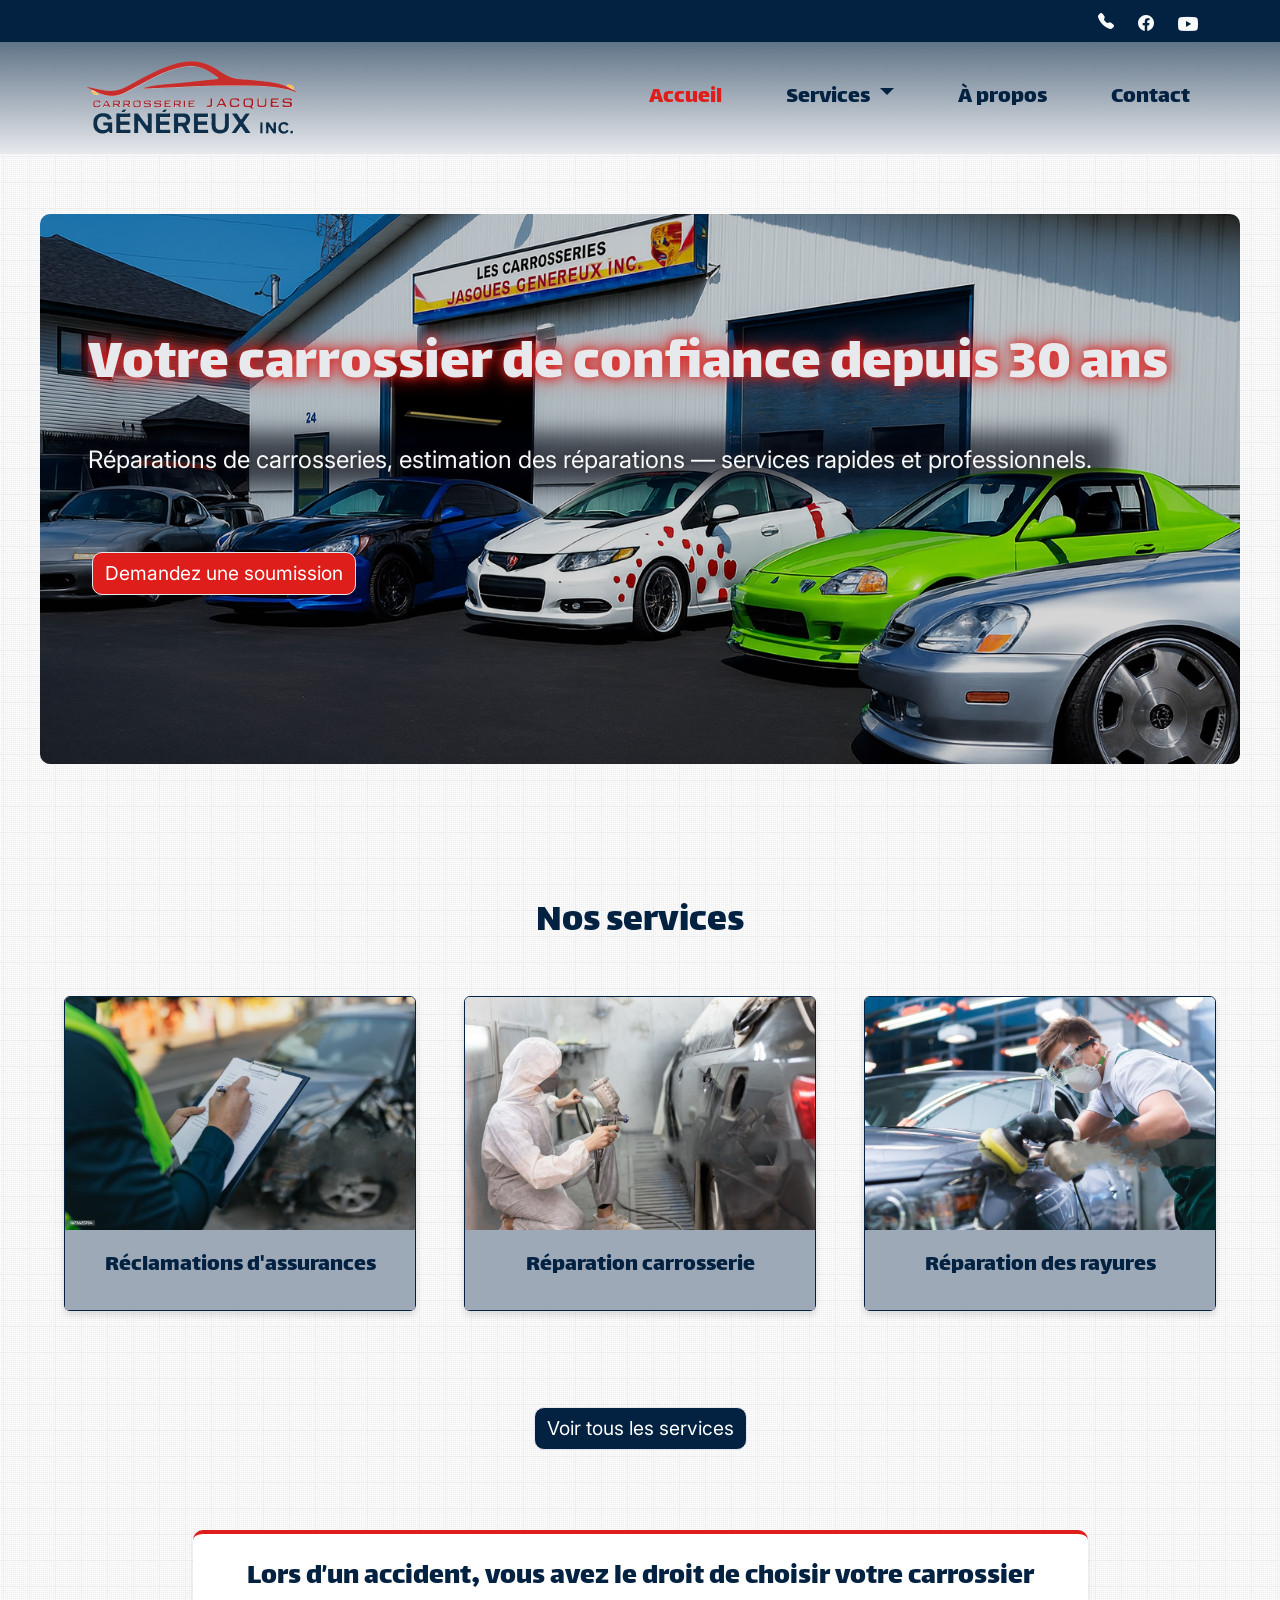
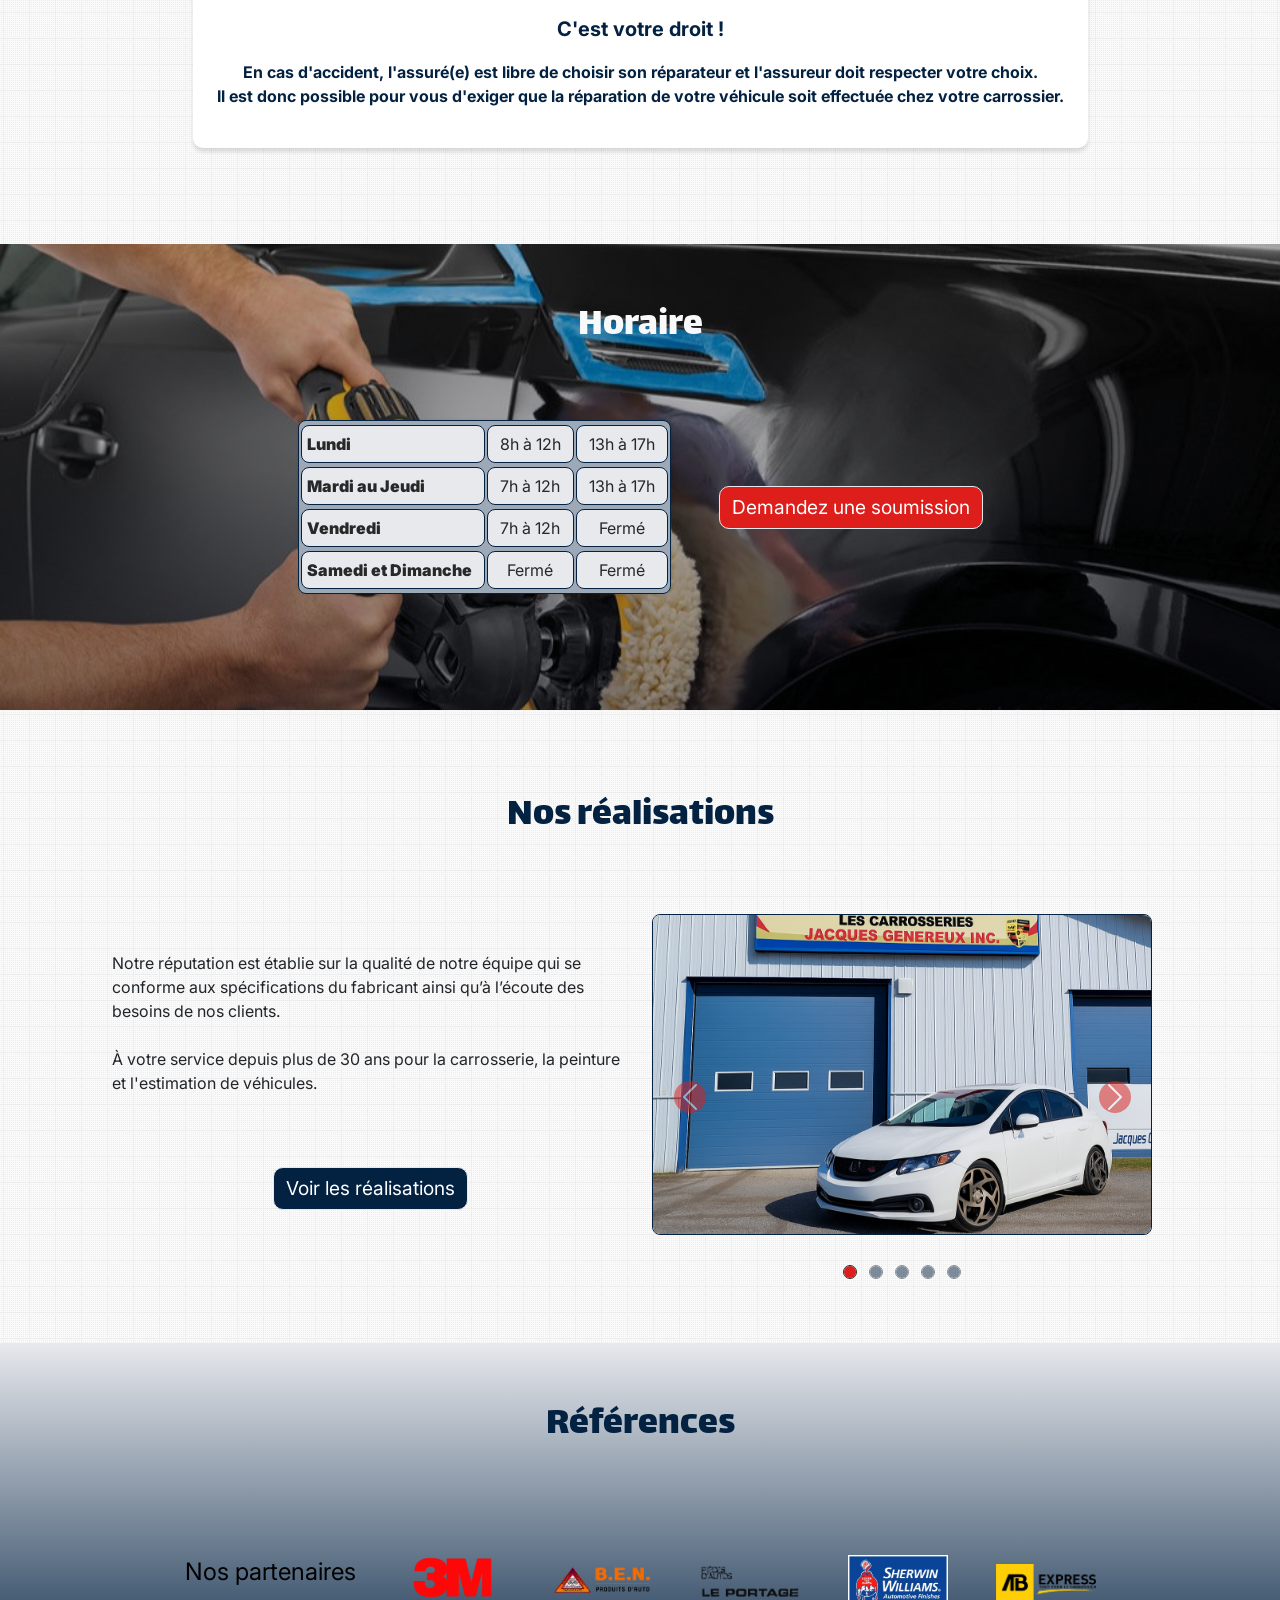
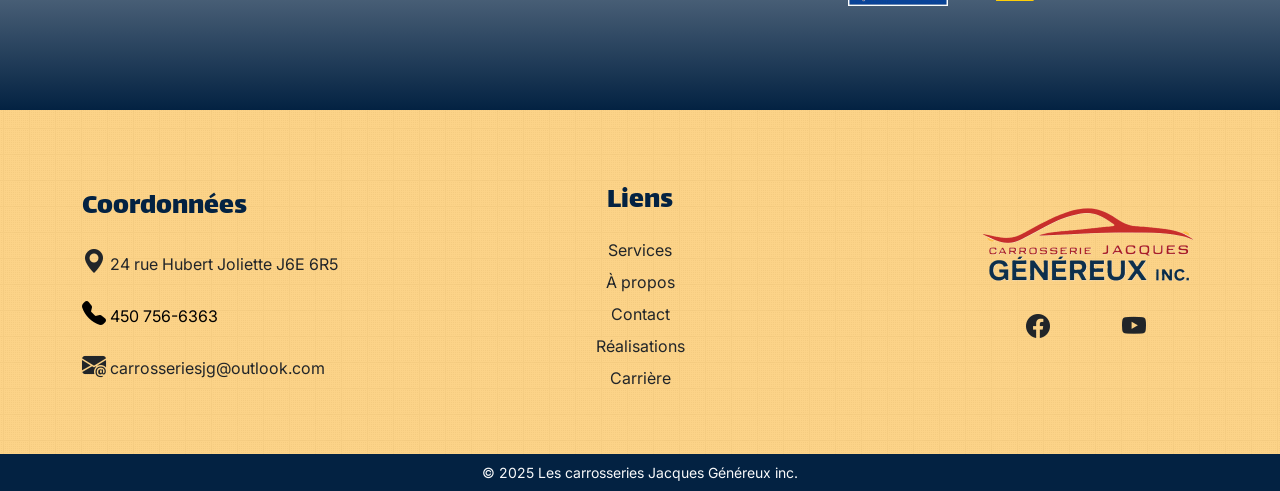
<file: index.html>
<!DOCTYPE html>
<html lang="fr">

<head>
    <meta charset="utf-8">
    <title>Les carrosseries Jacques Généreux inc.</title>
    <meta name="description" content="Projet synthèse - Les carrosseries Jacques Généreux inc. - Accueil">
    <meta name="viewport" content="width=device-width, initial-scale=1">
    <link rel="preconnect" href="https://fonts.googleapis.com">
    <link rel="preconnect" href="https://fonts.gstatic.com" crossorigin>
    <link href="https://cdn.jsdelivr.net/npm/bootstrap@5.3.8/dist/css/bootstrap.min.css" rel="stylesheet"
        integrity="sha384-sRIl4kxILFvY47J16cr9ZwB07vP4J8+LH7qKQnuqkuIAvNWLzeN8tE5YBujZqJLB" crossorigin="anonymous">
    <link rel="stylesheet" href="https://cdn.jsdelivr.net/npm/bootstrap-icons@1.11.3/font/bootstrap-icons.min.css">
    <link rel="stylesheet" href="styles/style.css">
    <link rel="stylesheet" href="styles/theme.css">
    <link rel="stylesheet" href="styles/components.css">
    <link rel="shortcut icon" href="images/favicon.ico" type="image/x-icon">
</head>

<body>
    <a class="screen-reader-text" href="#main-content">Aller au contenu principal</a>
    <header class="mx-0 px-0 section-header">
        <!-- Navigation secondaire -->
        <div class="topbar py-0 pb-0 mb-0 text-light bg-dark">
            <div class="container d-flex justify-content-end align-items-center gap-4">
                <a href="tel:4501234567" class=" text-decoration-none d-flex align-items-center" aria-label="Téléphone">
                    <i class="bi bi-telephone-fill  text-light fs-6 "></i>
                </a>
                <a href="https://www.facebook.com/carrosserieJacquesgenereux" target="_blank" class="text-dark fs-4"
                    aria-label="Facebook">
                    <i class="bi bi-facebook  text-light fs-6 "></i>
                </a>
                <a href="https://www.youtube.com/@2Street" target="_blank" class="text-dark fs-3" aria-label="YouTube">
                    <i class="bi bi-youtube text-light  fs-5 "></i>
                </a>
            </div>
        </div>
        <!-- Navigation principale -->
        <nav class="navbar navbar-expand-lg border-body border-bg main-nav" data-bs-theme="fw-light">
            <div class="container">
                <a class="navbar-brand d-flex align-items-center pe-3" href="index.html">
                    <img src="images/logo.png" alt="Les carrosseries Jacques Généreux inc."
                        class="d-inline-block align-text-center me-3 w-100">
                </a>
                <button class="navbar-toggler" type="button" data-bs-toggle="collapse" data-bs-target="#navbarNav"
                    aria-controls="navbarNav" aria-expanded="false" aria-label="Toggle navigation">
                    <span class="navbar-toggler-icon"></span>
                </button>
                <div class="collapse navbar-collapse justify-content-end" id="navbarNav">
                    <ul class="navbar-nav">
                        <li class="nav-item">
                            <a class="active nav-link" href="#">Accueil</a>
                        </li>
                        <!-- Services avec sous-menu -->
                        <li class="nav-item dropdown">
                            <a class="nav-link dropdown-toggle" href="services.html" id="servicesDropdown" role="button"
                                data-bs-toggle="dropdown" aria-expanded="false">
                                Services
                            </a>
                            <ul class="dropdown-menu" aria-labelledby="servicesDropdown">
                                <li><a class="dropdown-item fs-5" href="services.html">Nos services</a></li>
                                <li><a class="dropdown-item fs-5" href="realisations.html">Nos réalisations</a></li>
                            </ul>
                        </li>
                        <li class="nav-item">
                            <a class="nav-link" href="apropos.html">À&nbsp;propos</a>
                        </li>
                        <li class="nav-item">
                            <a class="nav-link" href="contact.html">Contact</a>
                        </li>
                    </ul>
                </div>
            </div>
        </nav>
    </header>
    <!--   Hero  -->
    <main id="main-content">
        <section class="hero mx-0 px-0">
            <div class="p-4">
                <h1 class="text-center text-md-start mt-2 mt-md-5 px-2 px-md-4 pt-4 rounded-4 slide-in-left">Votre&nbsp;carrossier de&nbsp;confiance depuis&nbsp;30&nbsp;ans</h1>
                    <p class="text-light fs-4 fs-md-4 px-4 mt-4 text-start slide-in-left">Réparations de carrosseries, estimation des réparations — services rapides et professionnels.</p>
                <div class="d-flex justify-content-start px-2 px-md-4 slide-in-left">
                    <a href="contact.html" class="btn btn-success mb-5 mt-4 mt-md-1 mt-lg-5 mx-3 mx-md-1  mt-md-5">Demandez une soumission</a>
                </div>
            </div>
        </section>
        <!--   Cartes nos services  -->
        <section class="container-fluid py-3 mb-5 ">
            <h2 class="text-center pb-5 mt-5">Nos
                services</h2>
            <div class="d-flex justify-content-center flex-wrap gap-5 text-center mb-5">
                <div class="card card-serv-accueil slide-in-left">
                    <a href="services.html#estimation"><img src="images/service-estime-dommages.jpg"
                            class="card-img-top" alt="Estimation des dommages du véhicule accidenté">
                        <div class="card-body bg-custom">
                            <h3 class="fs-4">Réclamations d'assurances</h3>
                        </div>
                    </a>
                </div>
                <div class="card card-serv-accueil slide-in-left">
                    <a href="services.html#peinture"><img src="images/service-peintre-vehicule.jpg" class="card-img-top"
                            alt="Réparation carrosserie et peinture">
                        <div class="card-body bg-custom">
                            <h3 class="fs-4">Réparation carrosserie</h3>
                        </div>
                    </a>
                </div>
                <div class="card card-serv-accueil slide-in-left">
                    <a href="services.html#polissage"><img src="images/service-polir-vehicule.jpg" class="card-img-top"
                            alt="Réparation des rayures par polissage">
                        <div class="card-body bg-custom">
                            <h3 class="fs-4">Réparation des rayures</h3>
                        </div>
                    </a>
                </div>
            </div>
            <div class="d-flex justify-content-center justify-content-md-center mb-3 mt-md-2">
                <a href="services.html" class="btn btn-primary mt-5">
                    Voir tous les services
                </a>
            </div>
        </section>
        <!--   Section Droit -->
        <section class="container mb-5 text-center">
            <div class="fs-5 mb-5 py-4 border-texte d-inline-block px-4 fw-bold">
                <h3 class="mb-3">Lors d’un accident, vous avez le droit de choisir votre carrossier</h3>
                <p class="text-dark">C'est votre droit&nbsp;!</p>
                <p class="fs-6 mt-3 text-dark">En cas d'accident, l'assuré(e) est libre de choisir son réparateur et
                    l'assureur doit respecter votre choix. <br>Il est donc possible pour vous d'exiger que la réparation
                    de votre véhicule soit effectuée chez votre carrossier.</p>
            </div>
        </section>
        <!--   Section Horaire -->
        <section
            class="container-fluid section-horaire d-flex flex-column align-items-center justify-content-center text-center  pb-5">
            <h2 class="text-center pb-5 mt-5 text-light">Horaire</h2>
            <div class="d-flex justify-content-center align-items-center gap-5 flex-wrap mb-5">
                <table class="horaire">
                    <tbody>
                        <tr>
                            <th><strong>Lundi</strong></th>
                            <td>8h&nbsp;à&nbsp;12h</td>
                            <td>13h&nbsp;à&nbsp;17h</td>
                        </tr>
                        <tr>
                            <th><strong>Mardi au Jeudi</strong></th>
                            <td>7h&nbsp;à&nbsp;12h</td>
                            <td>13h&nbsp;à&nbsp;17h</td>
                        </tr>
                        <tr>
                            <th><strong>Vendredi</strong></th>
                            <td>7h&nbsp;à&nbsp;12h</td>
                            <td>Fermé</td>
                        </tr>
                        <tr>
                            <th><strong>Samedi et Dimanche</strong></th>
                            <td>Fermé</td>
                            <td>Fermé</td>
                        </tr>
                    </tbody>
                </table>
                <a href="contact.html" class="btn btn-success">
                    Demandez une soumission
                </a>
            </div>
        </section>
        <!--   Section Nos réalisations -->
        <section class="container-fluid text-center mt-0 py-5">
            <h2 class="text-center pb-4 mt-4 mb-md-5 mb-lg-5">Nos réalisations</h2>
            <div class="container section-resserree">
                <div class="row align-items-center g-4">
                    <!-- Texte -->
                    <div class="col-12 col-md-6">
                        <p class="mb-0 fs-6 fs-md-5 text-center text-md-start">
                            Notre réputation est établie sur la qualité de notre équipe qui se conforme aux
                            spécifications du fabricant ainsi qu’à l’écoute des besoins de nos clients.<br><br>À votre
                            service depuis plus de 30 ans pour la carrosserie, la peinture et l'estimation de véhicules.
                        </p>
                        <div class="d-flex justify-content-center justify-content-md-center mt-4">
                            <a href="realisations.html" class="btn btn-primary mt-5 mt-md-0 mt-lg-5 mb-5">
                                Voir les réalisations
                            </a>
                        </div>
                    </div>
                    <!-- Carrousel -->
                    <div class="col-12 col-md-6">
                        <div id="carouselPresentation" class="carousel slide carousel-custom" data-bs-ride="carousel">

                            <div class="carousel-inner">
                                <div class="carousel-item active">
                                    <img src="images/realisation-honda-blanc.png" class="d-block w-100 rounded-3 border"
                                        alt="Réalisation voiture Honda blanche">
                                </div>
                                <div class="carousel-item">
                                    <img src="images/realisation-bmw.png" class="d-block w-100 rounded-3 border"
                                        alt="Réalisation voiture BMW">
                                </div>
                                <div class="carousel-item">
                                    <img src="images/realisation-mercedes.png" class="d-block w-100 rounded-3 border"
                                        alt="Réalisation voiture Mercedes">
                                </div>
                                <div class="carousel-item">
                                    <img src="images/realisation-mustang-jaune.png"
                                        class="d-block w-100 rounded-3 border" alt="Réalisation voiture Mustang">
                                </div>
                                <div class="carousel-item">
                                    <img src="images/realisation-honda-rouge.png" class="d-block w-100 rounded-3 border"
                                        alt="Réalisation voiture Honda">
                                </div>
                            </div>
                            <div class="carousel-indicators">
                                <button type="button" data-bs-target="#carouselPresentation" data-bs-slide-to="0"
                                    class="active" aria-label="Aller à la photo 1"></button>
                                <button type="button" data-bs-target="#carouselPresentation" data-bs-slide-to="1"
                                    aria-label="Aller à la photo 2"></button>
                                <button type="button" data-bs-target="#carouselPresentation" data-bs-slide-to="2"
                                    aria-label="Aller à la photo 3"></button>
                                <button type="button" data-bs-target="#carouselPresentation" data-bs-slide-to="3"
                                    aria-label="Aller à la photo 4"></button>
                                <button type="button" data-bs-target="#carouselPresentation" data-bs-slide-to="4"
                                    aria-label="Aller à la photo 5"></button>
                            </div>
                            <button class="carousel-control-prev" type="button" data-bs-target="#carouselPresentation"
                                data-bs-slide="prev" aria-label="Aller à la diapositive précédente">
                                <span class="carousel-control-prev-icon"></span>
                            </button>
                            <button class="carousel-control-next" type="button" data-bs-target="#carouselPresentation"
                                data-bs-slide="next" aria-label="Aller à la diapositive suivante">
                                <span class="carousel-control-next-icon"></span>
                            </button>
                        </div>
                    </div>
                </div>
            </div>
        </section>
        <!--   Section référence -->
        <section
            class="container-fluid section-degradee d-flex flex-column align-items-center justify-content-center text-center  pb-5 mt-0 ">
            <h2 class="text-center pb-2 pb-md-5 mt-5">Références</h2>
            <div class="container text-center my-5">
                <div class="row justify-content-center align-items-center g-3  g-md-2 g-lg-5 slide-in-left">
                    <div class="col-12 col-lg-auto mt-2 mt-md-2 mt-lg-5">
                        <p class="text-center fs-4 text-black">Nos partenaires</p>
                    </div>
                    <div class="col-6 col-lg-auto ">
                        <img src="images/logo-3m.png" alt="3M" class="img-fluid ref-logo">
                    </div>
                    <div class="col-6 col-lg-auto ">
                        <img src="images/logo-Ben.png" alt="Ben produits d'auto" class="img-fluid ref-logo">
                    </div>
                    <div class="col-6 col-lg-auto ">
                        <img src="images/logo-pieces-auto-portage.png" alt="Pieces auto portage"
                            class="img-fluid ref-logo">
                    </div>
                    <div class="col-6 col-lg-auto">
                        <img src="images/logo-sherwin-williams.jpg" alt="Sherwin-williams" class="img-fluid ref-logo">
                    </div>
                    <div class="col-6 col-lg-auto">
                        <img src="images/logo-abexpress.png" alt="AB express" class="pt-4 pt-lg-1 img-fluid ref-logo">
                    </div>
                </div>
            </div>
        </section>
    </main>
    <!-- Pied de page -->
    <footer class="container-fluid section-footer mt-0 mb-0 pt-5 ">
        <div class="container">
            <div class="row gy-4 align-items-center">
                <!-- Colonne 1 : Coordonnées -->
                <div class="col-md-4 text-center text-md-start">
                    <h3 class="text-md-start mt-4 mb-4 mb-md-3">Coordonnées</h3>
                    <p class="mb-3 fs-lg-5 fs-md-5 text-lg-start text-md-center"><i
                            class="bi bi-geo-alt-fill me-1 fs-4 fs-md-5"></i>24&nbsp;rue&nbsp;Hubert&nbsp;Joliette&nbsp;J6E&nbsp;6R5
                    </p>
                    <p class="mb-3 text-black text-lg-start text-md-center"><i
                            class="bi bi-telephone-fill me-1 fs-4"></i><a href="tel:+14507566363"
                            aria-label="14507566363">450
                            756-6363</a></p>
                    <p class="mb-3 fs-lg-5 fs-md-5 text-lg-start text-md-center"><i
                            class="bi bi-envelope-at-fill me-1 fs-4"></i><a href="mailto:carrosseriesjg@outlook.com"
                            aria-label="carrosseriesjg@outlook.com">carrosseriesjg@outlook.com</a></p>
                </div>
                <!-- Colonne 2 : Liens de navigation -->
                <div class="col-md-4 text-center">
                    <h3 class="mb-4 mt-4 mb-md-5 mb-lg-3">Liens</h3>
                    <ul class="list-unstyled mb-2">
                        <li class="pb-3 pb-md-2"><a href="services.html">Services</a>
                        </li>
                        <li class="pb-3 pb-md-2"><a href="apropos.html" class="pb-2">À&nbsp;propos</a></li>
                        <li class="pb-3 pb-md-2"><a href="contact.html" class="mb-2">Contact</a>
                        </li>
                        <li class="pb-3 pb-md-2"><a href="realisations.html" class="mb-2">Réalisations</a></li>
                        <li class="pb-3 pb-md-2"><a href="contact.html#carriere">Carrière</a>
                        </li>
                    </ul>
                </div>
                <!-- Colonne 3 : Logo + texte -->
                <div class="col-md-4 text-center text-md-end">
                    <a href="index.html" class=" fs-3"><img src="images/logo.png"
                            alt="Les carrosseries Jacques Généreux inc." class="mb-3"></a>
                    <p class="text-center text-md-end text-xl-end"> <a
                            href="https://www.facebook.com/carrosserieJacquesgenereux" target="_blank" class=" fs-4"
                            aria-label="Facebook">
                            <i class="bi bi-facebook me-1 fs-4  px-2 px-md-3"></i></a>
                        <a href="https://www.youtube.com/@2Street" target="_blank" class=" fs-3" aria-label="YouTube">
                            <i class="bi bi-youtube me-1 fs-4  px-3 px-md-5"></i></a>
                    </p>
                </div>
            </div>
            <!-- Bas de page -->
        </div>
        <div class="container-fluid text-center small text-light bg-dark py-2 mt-5">
            © 2025 Les carrosseries Jacques Généreux&nbsp;inc.
        </div>
    </footer>
    <script src="https://cdn.jsdelivr.net/npm/bootstrap@5.3.8/dist/js/bootstrap.bundle.min.js"
        integrity="sha384-FKyoEForCGlyvwx9Hj09JcYn3nv7wiPVlz7YYwJrWVcXK/BmnVDxM+D2scQbITxI"
        crossorigin="anonymous"></script>
    <script src="js/index.js"></script>
</body>

</html>
</file>
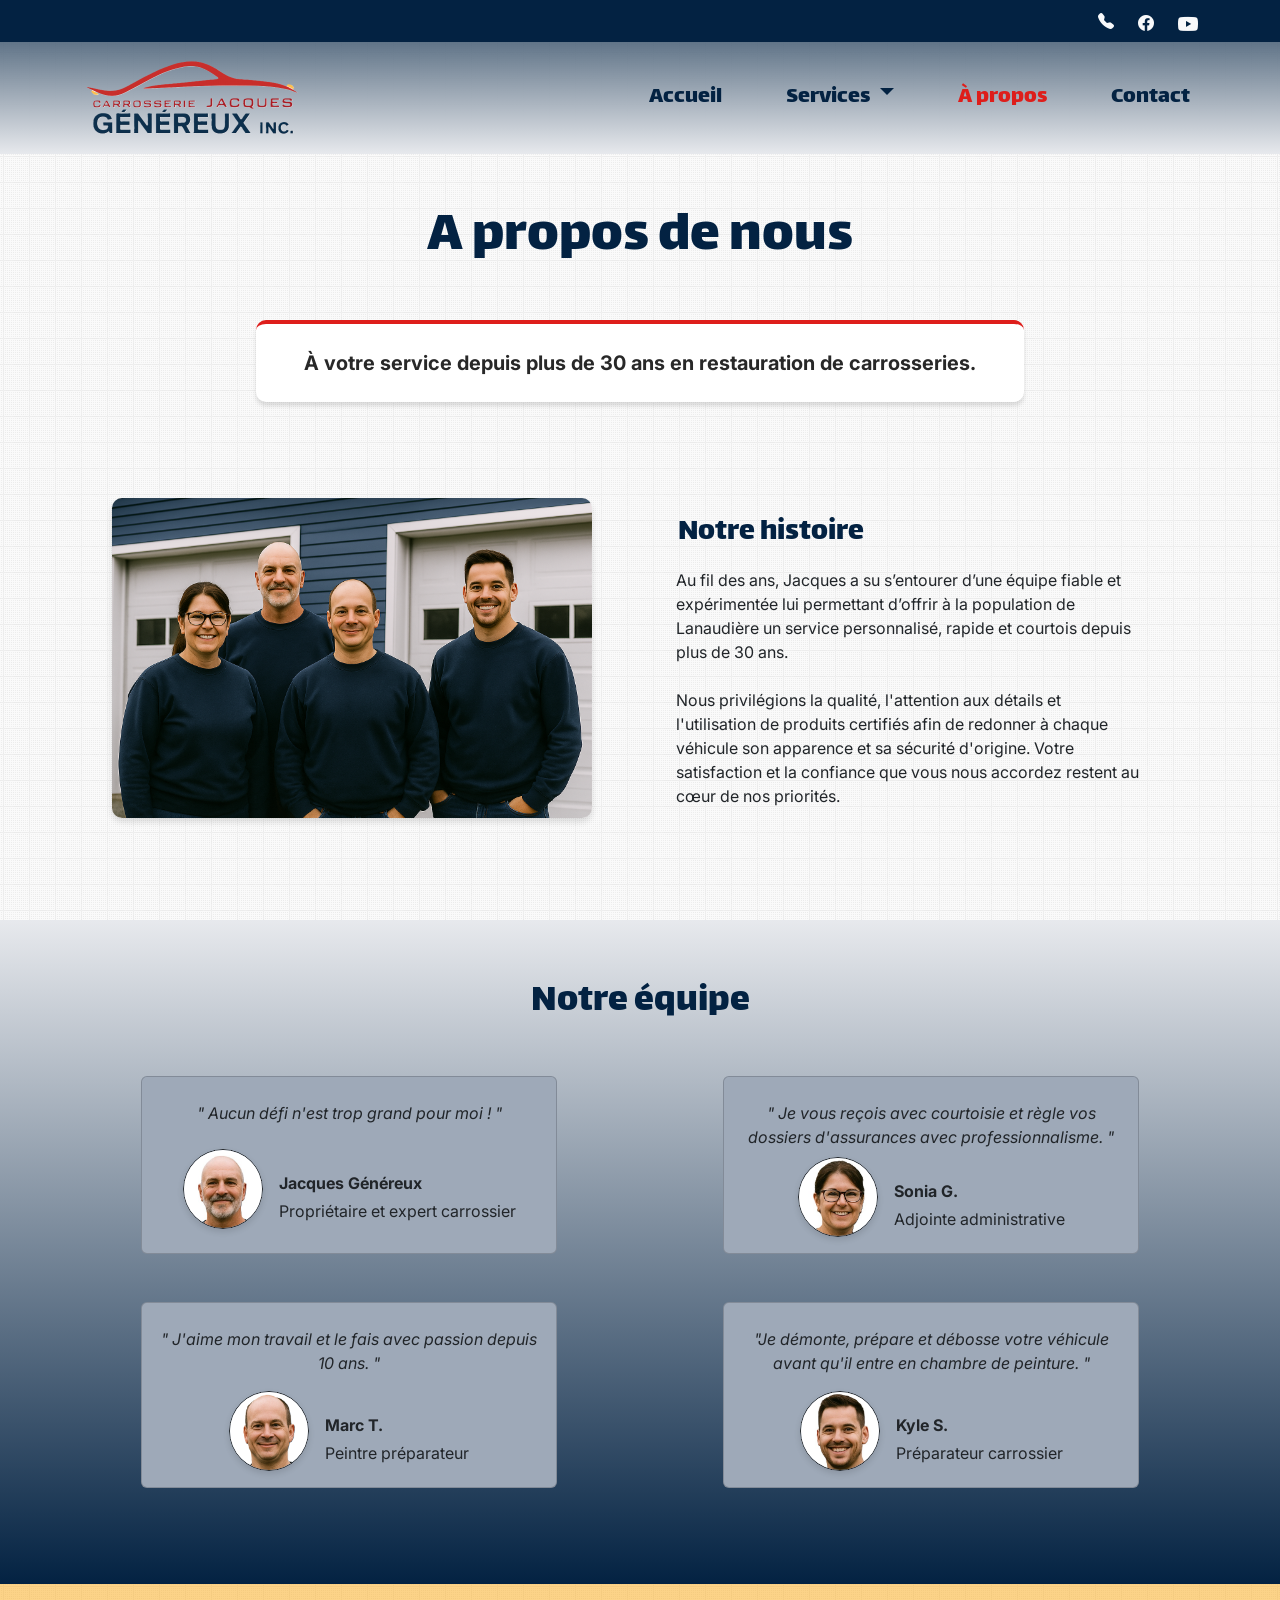
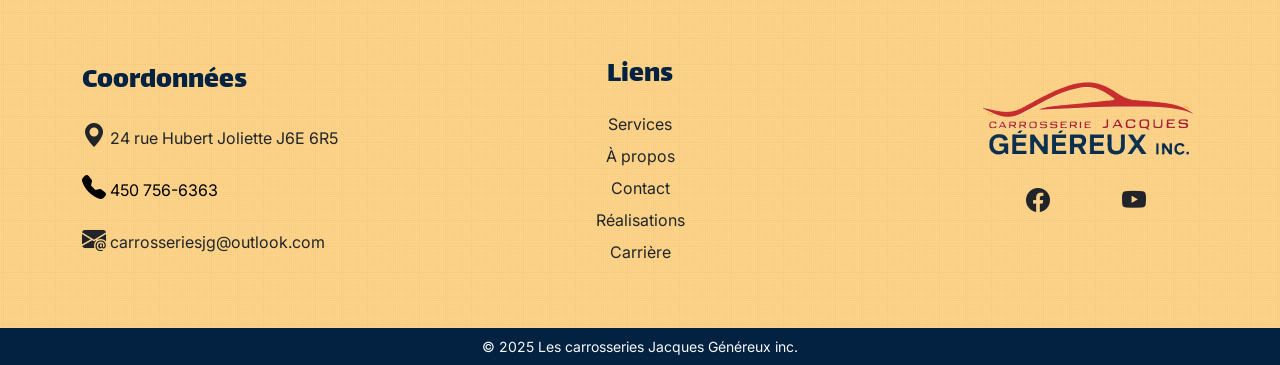
<file: apropos.html>
<!DOCTYPE html>
<html lang="fr">

<head>
    <meta charset="utf-8">
    <title>Les carrosseries Jacques Généreux inc.</title>
    <meta name="description" content="Projet synthèse - Les carrosseries Jacques Généreux inc. - À propos">
    <meta name="viewport" content="width=device-width, initial-scale=1">
    <link rel="preconnect" href="https://fonts.googleapis.com">
    <link rel="preconnect" href="https://fonts.gstatic.com" crossorigin>
    <link href="https://cdn.jsdelivr.net/npm/bootstrap@5.3.8/dist/css/bootstrap.min.css" rel="stylesheet"
        integrity="sha384-sRIl4kxILFvY47J16cr9ZwB07vP4J8+LH7qKQnuqkuIAvNWLzeN8tE5YBujZqJLB" crossorigin="anonymous">
    <link rel="stylesheet" href="https://cdn.jsdelivr.net/npm/bootstrap-icons@1.11.3/font/bootstrap-icons.min.css">
    <link rel="stylesheet" href="styles/style.css">
    <link rel="stylesheet" href="styles/theme.css">
    <link rel="stylesheet" href="styles/components.css">
    <link rel="shortcut icon" href="images/favicon.ico" type="image/x-icon">
</head>

<body>
    <a class="screen-reader-text" href="#main-content">Aller au contenu principal</a>
    <header class="mx-0 px-0 section-header">
        <!-- Navigation secondaire -->
        <div class="topbar py-0 pb-0 mb-0 text-light bg-dark">
            <div class="container d-flex justify-content-end align-items-center gap-4 py-0">
                <a href="tel:4501234567" class=" text-decoration-none d-flex align-items-center" aria-label="Téléphone">
                    <i class="bi bi-telephone-fill  text-light fs-6 "></i>
                </a>
                <a href="https://www.facebook.com/carrosserieJacquesgenereux" target="_blank" class="text-dark fs-4"
                    aria-label="Facebook">
                    <i class="bi bi-facebook  text-light fs-6 "></i>
                </a>
                <a href="https://www.youtube.com/@2Street" target="_blank" class="text-dark fs-3" aria-label="YouTube">
                    <i class="bi bi-youtube text-light  fs-5 "></i>
                </a>
            </div>
        </div>
        <!-- Navigation principale -->
        <nav class="navbar navbar-expand-lg border-body border-bg main-nav" data-bs-theme="fw-light">
            <div class="container">
                <a class="navbar-brand d-flex align-items-center pe-3" href="index.html">
                    <img src="images/logo.png" alt="Les carrosseries Jacques Généreux inc."
                        class="d-inline-block align-text-center me-3">
                </a>
                <button class="navbar-toggler" type="button" data-bs-toggle="collapse" data-bs-target="#navbarNav"
                    aria-controls="navbarNav" aria-expanded="false" aria-label="Toggle navigation">
                    <span class="navbar-toggler-icon"></span>
                </button>
                <div class="collapse navbar-collapse justify-content-end" id="navbarNav">
                    <ul class="navbar-nav">
                        <li class="nav-item">
                            <a class=" nav-link" href="index.html">Accueil</a>
                        </li>
                        <!-- Services avec sous-menu -->
                        <li class="nav-item dropdown">
                            <a class=" nav-link dropdown-toggle" href="services.html" id="servicesDropdown"
                                role="button" data-bs-toggle="dropdown" aria-expanded="false">
                                Services
                            </a>
                            <ul class="dropdown-menu" aria-labelledby="servicesDropdown">
                                <li><a class="dropdown-item fs-5" href="services.html">Nos services</a></li>
                                <li><a class="dropdown-item fs-5" href="realisations.html">Nos réalisations</a></li>
                            </ul>
                        </li>
                        <li class="nav-item">
                            <a class="active nav-link" href="apropos.html">À&nbsp;propos</a>
                        </li>
                        <li class="nav-item">
                            <a class="nav-link" href="contact.html">Contact</a>
                        </li>
                    </ul>
                </div>
            </div>
        </nav>
    </header>
    <main class="container-fluid mx-0 px-0" id="main-content">
        <!--   Section a propos de nous -->
        <section class="container  pb-5">
            <h1 class="text-center pt-0 mt-5 mb-5">A propos de nous</h1>
            <div class="text-center">
                <p class="fs-5 mb-3 mb-md-5 py-4 border-texte d-inline-block px-5 fw-bold">À votre service depuis plus de 30&nbsp;ans en restauration de carrosseries.</p>
            </div>
            <div class="row align-items-center align-items-lg-start mb-5 mt-5 section-resserree">
                <div
                    class=" col-12 order-1 col-md-12 order-md-1 col-lg-6 order-lg-2 text-center text-md-center text-lg-start mb-3">
                    <h2 class=" fs-2 text-md-center text-lg-start mx-lg-3">Notre histoire</h2>
                    <p class="mb-0  mx-lg-4">Au fil des ans, Jacques a su s’entourer d’une équipe fiable et expérimentée
                        lui permettant d’offrir à la population de Lanaudière un service personnalisé, rapide et
                        courtois depuis plus de 30 ans. <br><br>
                        Nous privilégions la qualité, l'attention aux détails et l'utilisation de produits certifiés
                        afin de redonner à chaque véhicule son apparence et sa sécurité d'origine. Votre satisfaction et
                        la confiance que vous nous accordez restent au cœur de nos priorités.
                        <br>
                    </p>
                </div>
                <div id="estimation"
                    class="col-12 order-2 col-md-12 order-md-1 col-lg-6 text-center text-md-center text-lg-start">
                    <img class="card-services" src="images/employe-equipe.png"
                        alt="Équipe de Carrosserie Jacques Généreux">
                </div>
            </div>
        </section>
        <!-- Section Notre équipe -->
        <section class="container-fluid section-degradee  text-center pt-5 pb-5">
            <h2 class="text-center pb-5 ">Notre équipe</h2>
            <div class="container  pb-5">
                <div class="row justify-content-center g-5">
                    <!-- Carte employé Jacques -->
                    <div class="col-12 col-md-6 col-lg-6 d-flex justify-content-center">
                        <div class="card card-employe text-center  bg-custom">
                            <div class="card-body">
                                <p class="card-title fst-italic mt-2">
                                    " Aucun défi n'est trop grand pour moi&nbsp;!&nbsp;"
                                </p>
                                <div
                                    class="d-flex flex-column flex-md-row align-items-center justify-content-center gap-3 mt-4">
                                    <div class="medaillon-wrapper">
                                        <img src="images/employe-Jacques.jpg" class="medaillon border border-primary"
                                            alt="Jacques Généreux Propriétaire">
                                    </div>
                                    <div class="text-center text-md-start mt-1 mt-md-3">
                                        <p class="mb-1"><strong>Jacques Généreux</strong></p>
                                        <p class="mb-0">Propriétaire et expert carrossier</p>
                                    </div>
                                </div>
                            </div>
                        </div>
                    </div>
                    <!-- Carte employé Sonia -->
                    <div class="col-12 col-md-6 col-lg-6 d-flex justify-content-center">
                        <div class="card card-employe text-center  bg-custom">
                            <div class="card-body">
                                <p class="card-title fst-italic mt-2 ">
                                    "&nbsp;Je vous reçois avec courtoisie et règle vos dossiers d'assurances avec
                                    professionnalisme.&nbsp;"
                                </p>
                                <div
                                    class="d-flex flex-column flex-md-row align-items-center justify-content-center gap-3 ">
                                    <div class="medaillon-wrapper">
                                        <img src="images/employe-sonia.jpg" class="medaillon border border-primary"
                                            alt="Sonia G. Adjointe administrative">
                                    </div>
                                    <div class="text-center text-md-start mt-1 mt-md-3">
                                        <p class="mb-1"><strong>Sonia G.</strong></p>
                                        <p class="mb-0">Adjointe administrative</p>
                                    </div>
                                </div>
                            </div>
                        </div>
                    </div>
                    <!-- Carte employé Marc -->
                    <div class="col-12 col-md-6 col-lg-6 d-flex justify-content-center">
                        <div class="card card-employe text-center  bg-custom">
                            <div class="card-body">
                                <p class="card-title fst-italic mt-2">
                                    "&nbsp;J'aime mon travail et le fais avec passion depuis 10 ans.&nbsp;"
                                </p>
                                <div
                                    class="d-flex flex-column flex-md-row align-items-center justify-content-center gap-3 mt-1 mt-md-3">
                                    <div class="medaillon-wrapper">
                                        <img src="images/employe-marc.png" class="medaillon border border-primary"
                                            alt="Marc T. Peintre préparateur">
                                    </div>
                                    <div class="text-center text-md-start mt-1 mt-md-3">
                                        <p class="mb-1"><strong>Marc T. </strong></p>
                                        <p class="mb-0">Peintre préparateur</p>
                                    </div>
                                </div>
                            </div>
                        </div>
                    </div>
                    <!-- Carte employé Kyle -->
                    <div class="col-12 col-md-6 col-lg-6 d-flex justify-content-center">
                        <div class="card card-employe text-center  bg-custom">
                            <div class="card-body">
                                <p class="card-title fst-italic mt-2 ">
                                    "Je démonte, prépare et débosse votre véhicule avant qu'il entre en chambre de
                                    peinture.&nbsp;"
                                </p>
                                <div
                                    class="d-flex flex-column flex-md-row align-items-center justify-content-center gap-3 mt-3">
                                    <div class="medaillon-wrapper">
                                        <img src="images/employe-kyle.jpg" class="medaillon border border-primary"
                                            alt="Kyle S. Préparateur carrossier">
                                    </div>
                                    <div class="text-center text-md-start mt-1 mt-md-3">
                                        <p class="mb-1"><strong>Kyle S.</strong></p>
                                        <p class="mb-0">Préparateur carrossier</p>
                                    </div>
                                </div>
                            </div>
                        </div>
                    </div>
                </div>
            </div>
        </section>
    </main>
    <!-- Pied de page -->
    <footer class="container-fluid section-footer mt-0 mb-0 pt-5 ">
        <div class="container">
            <div class="row gy-4 align-items-center">
                <!-- Colonne 1 : Coordonnées -->
                <div class="col-md-4 text-center text-md-start">
                    <h3 class="text-md-start mt-4 mb-4 mb-md-3">Coordonnées</h3>
                    <p class="mb-3 fs-lg-5 fs-md-5 text-lg-start text-md-center"><i
                            class="bi bi-geo-alt-fill me-1 fs-4 fs-md-5"></i>24&nbsp;rue&nbsp;Hubert&nbsp;Joliette&nbsp;J6E&nbsp;6R5
                    </p>
                    <p class="mb-3 text-black text-lg-start text-md-center"><i class="bi bi-telephone-fill me-1 fs-4"></i><a href="tel:+14507566363"
                             aria-label="14507566363">450
                            756-6363</a></p>
                    <p class="mb-3 fs-lg-5 fs-md-5 text-lg-start text-md-center"><i class="bi bi-envelope-at-fill me-1 fs-4"></i><a
                            href="mailto:carrosseriesjg@outlook.com" 
                            aria-label="carrosseriesjg@outlook.com">carrosseriesjg@outlook.com</a></p>
                </div>
                <!-- Colonne 2 : Liens de navigation -->
                <div class="col-md-4 text-center">
                    <h3 class="mb-4 mt-4 mb-md-5 mb-lg-3">Liens</h3>
                    <ul class="list-unstyled mb-2">
                        <li class="pb-3 pb-md-2"><a href="services.html">Services</a>
                        </li>
                        <li class="pb-3 pb-md-2"><a href="apropos.html" class="pb-2">À&nbsp;propos</a></li>
                        <li class="pb-3 pb-md-2"><a href="contact.html" class="mb-2">Contact</a>
                        </li>
                        <li class="pb-3 pb-md-2"><a href="realisations.html" class="mb-2">Réalisations</a></li>
                        <li class="pb-3 pb-md-2"><a href="contact.html#carriere">Carrière</a>
                        </li>
                    </ul>
                </div>
                <!-- Colonne 3 : Logo + texte -->
                <div class="col-md-4 text-center text-md-end">
                    <a href="index.html" class=" fs-3"><img src="images/logo.png"
                            alt="Les carrosseries Jacques Généreux inc." class="mb-3"></a>
                    <p class="text-center text-md-end text-xl-end"> <a
                            href="https://www.facebook.com/carrosserieJacquesgenereux" target="_blank" class=" fs-4"
                            aria-label="Facebook">
                            <i class="bi bi-facebook me-1 fs-4  px-2 px-md-3"></i></a>
                        <a href="https://www.youtube.com/@2Street" target="_blank" class=" fs-3" aria-label="YouTube">
                            <i class="bi bi-youtube me-1 fs-4  px-3 px-md-5"></i></a>
                    </p>
                </div>
            </div>
            <!-- Bas de page -->
        </div>
        <div class="container-fluid text-center small text-light bg-dark py-2 mt-5">
            © 2025 Les carrosseries Jacques Généreux&nbsp;inc.
        </div>
    </footer>
    <script src="https://cdn.jsdelivr.net/npm/bootstrap@5.3.8/dist/js/bootstrap.bundle.min.js"
        integrity="sha384-FKyoEForCGlyvwx9Hj09JcYn3nv7wiPVlz7YYwJrWVcXK/BmnVDxM+D2scQbITxI"
        crossorigin="anonymous"></script>
</body>

</html>
</file>
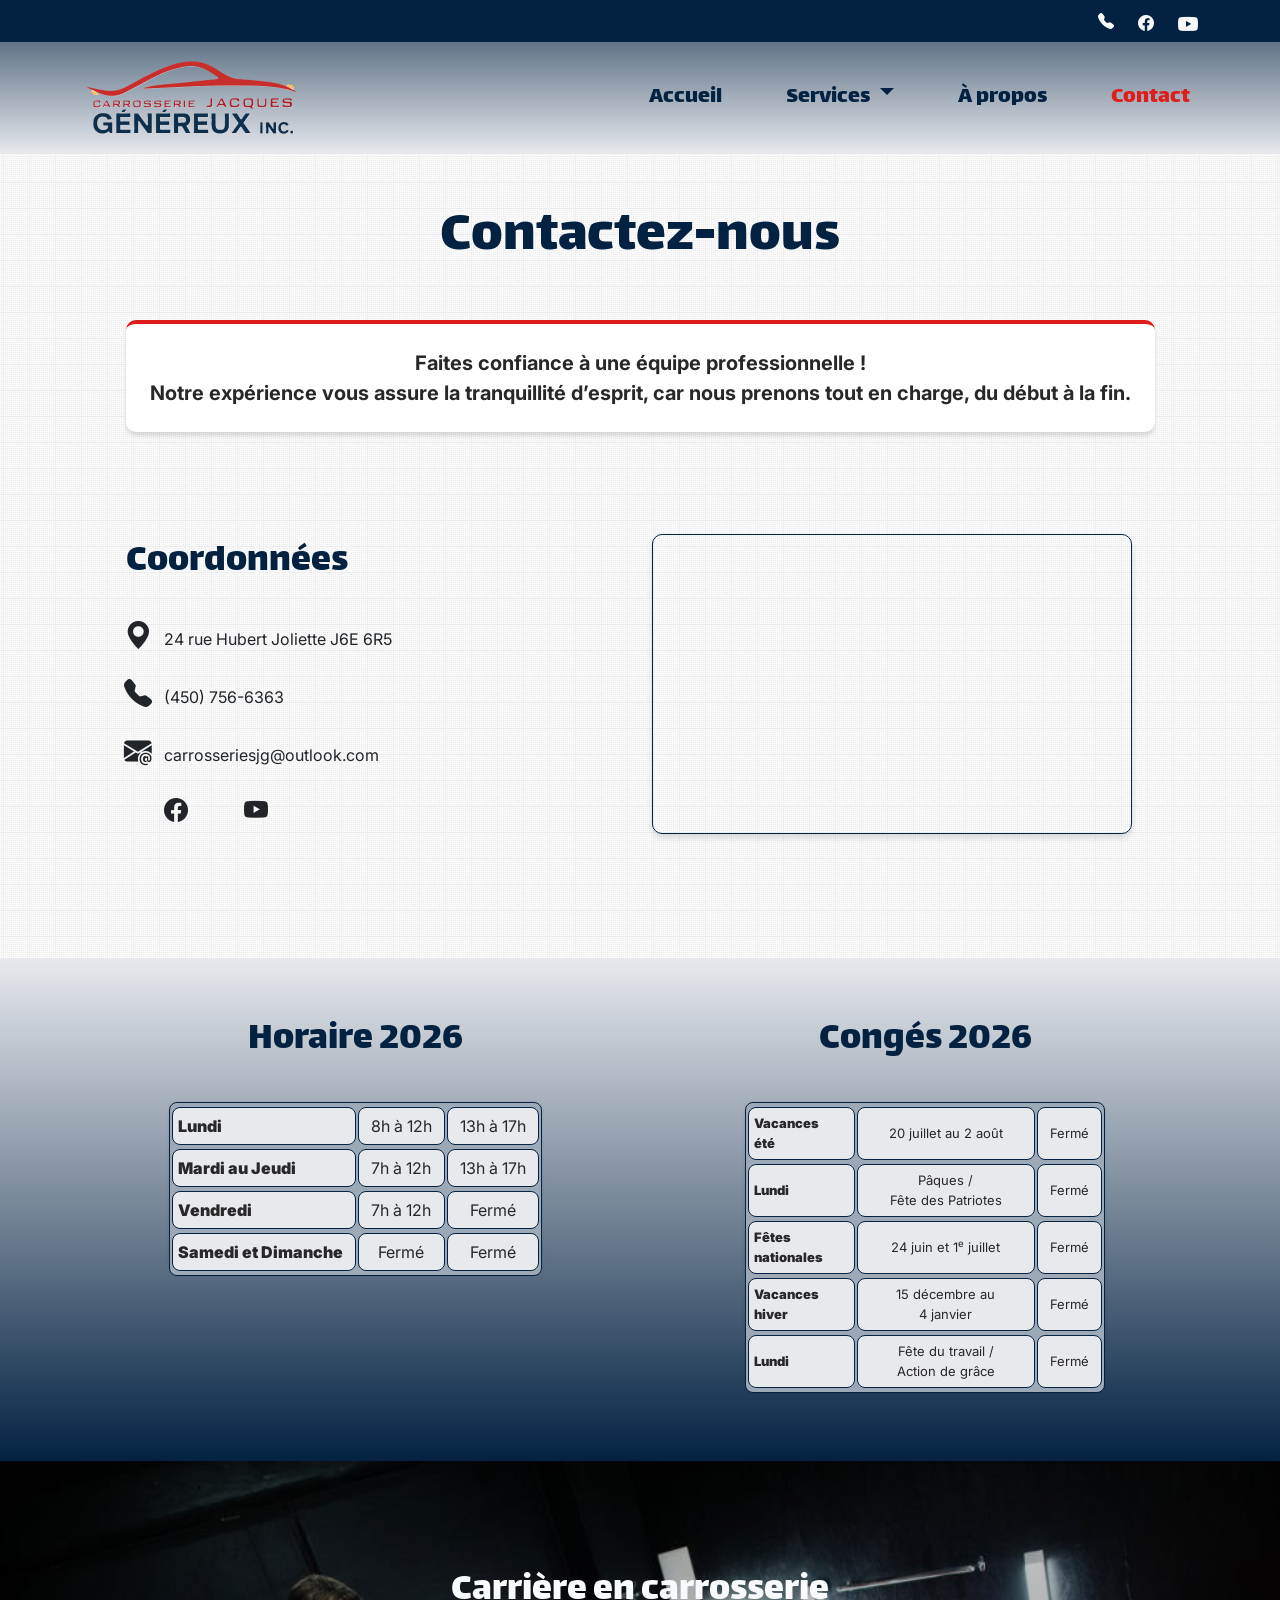
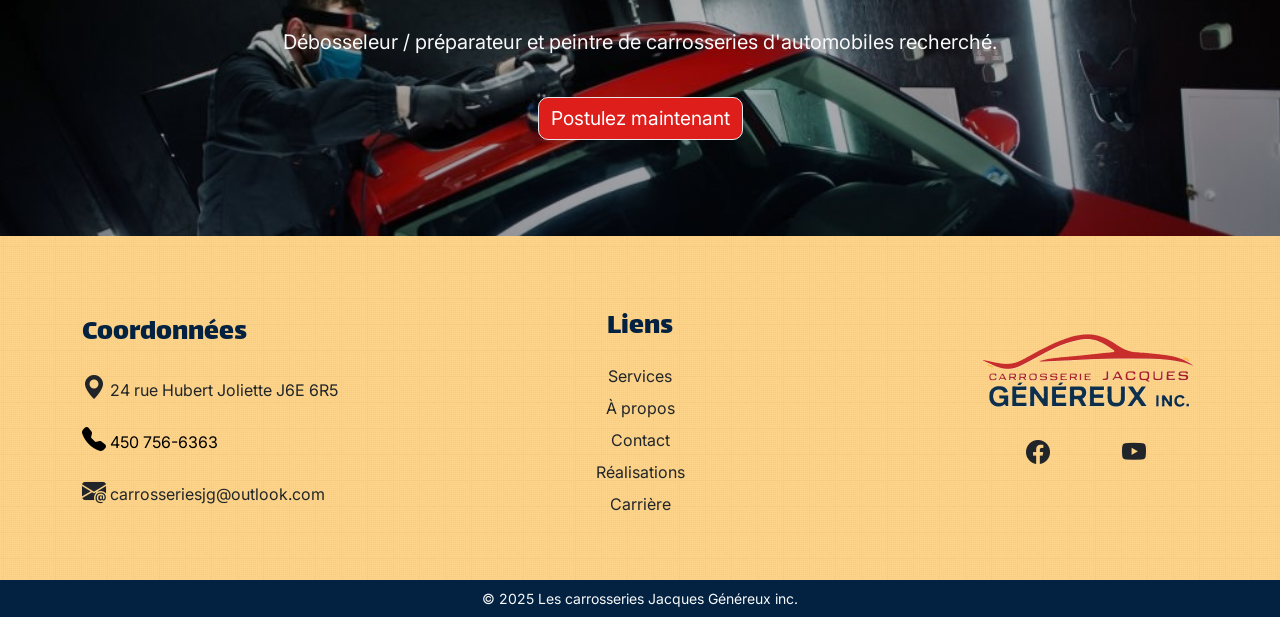
<file: contact.html>
<!DOCTYPE html>
<html lang="fr">

<head>
    <meta charset="utf-8">
    <title>Les carrosseries Jacques Généreux inc.</title>
    <meta name="description" content="Projet synthèse - Les carrosseries Jacques Généreux inc. - Contact">
    <meta name="viewport" content="width=device-width, initial-scale=1">
    <link rel="preconnect" href="https://fonts.googleapis.com">
    <link rel="preconnect" href="https://fonts.gstatic.com" crossorigin>
    <link href="https://cdn.jsdelivr.net/npm/bootstrap@5.3.8/dist/css/bootstrap.min.css" rel="stylesheet"
        integrity="sha384-sRIl4kxILFvY47J16cr9ZwB07vP4J8+LH7qKQnuqkuIAvNWLzeN8tE5YBujZqJLB" crossorigin="anonymous">
    <link rel="stylesheet" href="https://cdn.jsdelivr.net/npm/bootstrap-icons@1.11.3/font/bootstrap-icons.min.css">
    <link rel="stylesheet" href="styles/style.css">
    <link rel="stylesheet" href="styles/theme.css">
    <link rel="stylesheet" href="styles/components.css">
    <link rel="shortcut icon" href="images/favicon.ico" type="image/x-icon">
</head>

<body>
    <a class="screen-reader-text" href="#main-content">Aller au contenu principal</a>
    <header class="mx-0 px-0 section-header">
        <!-- Navigation secondaire -->
        <div class="topbar py-0 pb-0 mb-0 text-light bg-dark">
            <div class="container d-flex justify-content-end align-items-center gap-4 py-0">
                <a href="tel:4501234567" class=" text-decoration-none d-flex align-items-center" aria-label="Téléphone">
                    <i class="bi bi-telephone-fill  text-light fs-6 "></i>
                </a>
                <a href="https://www.facebook.com/carrosserieJacquesgenereux" target="_blank" class="text-dark fs-4"
                    aria-label="Facebook">
                    <i class="bi bi-facebook  text-light fs-6 "></i>
                </a>
                <a href="https://www.youtube.com/@2Street" target="_blank" class="text-dark fs-3" aria-label="YouTube">
                    <i class="bi bi-youtube text-light  fs-5 "></i>
                </a>
            </div>
        </div>
        <!-- Navigation principale -->
        <nav class="navbar navbar-expand-lg border-body border-bg main-nav" data-bs-theme="fw-light">
            <div class="container">
                <a class="navbar-brand d-flex align-items-center pe-3" href="index.html">
                    <img src="images/logo.png" alt="Les carrosseries Jacques Généreux inc."
                        class="d-inline-block align-text-center me-3">
                </a>
                <button class="navbar-toggler" type="button" data-bs-toggle="collapse" data-bs-target="#navbarNav"
                    aria-controls="navbarNav" aria-expanded="false" aria-label="Toggle navigation">
                    <span class="navbar-toggler-icon"></span>
                </button>
                <div class="collapse navbar-collapse justify-content-end" id="navbarNav">
                    <ul class="navbar-nav">
                        <li class="nav-item">
                            <a class=" nav-link" href="index.html">Accueil</a>
                        </li>
                        <!-- Services avec sous-menu -->
                        <li class="nav-item dropdown">
                            <a class="nav-link dropdown-toggle" href="services.html" id="servicesDropdown" role="button"
                                data-bs-toggle="dropdown" aria-expanded="false">
                                Services
                            </a>
                            <ul class="dropdown-menu" aria-labelledby="servicesDropdown">
                                <li><a class="dropdown-item fs-5" href="services.html">Nos services</a></li>
                                <li><a class="dropdown-item fs-5" href="realisations.html">Nos réalisations</a></li>
                            </ul>
                        </li>
                        <li class="nav-item">
                            <a class="nav-link" href="apropos.html">À&nbsp;propos</a>
                        </li>
                        <li class="nav-item">
                            <a class="active nav-link" href="contact.html">Contact</a>
                        </li>
                    </ul>
                </div>
            </div>
        </nav>
    </header>
    <main class="container-fluid mx-0 px-0" id="main-content">
        <!--   Section contact  -->
        <section class="container mb-5 ">
            <div class="row">
                <div class="col-12">
                    <h1 class="text-center pt-0 mt-5 mb-5">Contactez-nous</h1>
                    <div class="text-center">
                        <p class="fs-5 mb-5 py-4 border-texte d-inline-block px-4 fw-bold">Faites confiance à
                            une équipe professionnelle&nbsp;! <br>
                            Notre expérience vous assure la tranquillité d’esprit,
                            car nous prenons tout en charge, du début à la fin.
                        </p>
                    </div>
                    <!--   Section coordonnées  -->
                    <div class="row align-items-center mb-5 mt-5 section-resserree">
                        <div
                            class="col-12 col-md-12 col-lg-6 text-center text-md-end text-lg-end mb-3 ">
                            <h2 class="text-center text-md-center text-lg-start mt-0 mb-2 mb-md-3 mx-lg-1">Coordonnées
                            </h2>
                            <div class="mx-5 mx-md-1 mx-lg-1">
                                <p
                                    class="mb-3 fs-lg-5 fs-md-5 text-start text-md-center text-lg-start text-sm-start mx-1 mx-md-5 mx-lg-1">
                                    <i
                                        class="bi bi-geo-alt-fill fs-3 mx-1 mx-lg-1"></i>&nbsp;&nbsp;24&nbsp;rue&nbsp;Hubert&nbsp;Joliette&nbsp;J6E&nbsp;6R5
                                </p>
                                <p
                                    class="mb-3 text-start text-md-center text-sm-start text-lg-start mx-1 mx-md-5 mx-lg-1">
                                    <i class="bi bi-telephone-fill fs-3 mx-1  mx-lg-1"></i><a href="tel:+14507566363"
                                        aria-label="14507566363">&nbsp;&nbsp;(450) 756-6363</a>
                                </p>
                                <p
                                    class="mb-3 fs-lg-5 fs-md-5 text-start text-md-center text-lg-start text-sm-start  mx-1 mx-md-5 mx-lg-1">
                                    <i class="bi bi-envelope-at-fill fs-3 mx-1 mx-lg-1"></i><a
                                        href="mailto:carrosseriesjg@outlook.com"
                                        aria-label="carrosseriesjg@outlook.com">&nbsp;&nbsp;carrosseriesjg@outlook.com</a>
                                </p>
                                <p class="text-center text-md-center text-xl-start mx-4"> <a
                                        href="https://www.facebook.com/carrosserieJacquesgenereux" target="_blank"
                                        class=" fs-4" aria-label="Facebook">
                                        <i class="bi bi-facebook me-1 fs-4 px-2 px-md-4"></i></a>
                                    <a href="https://www.youtube.com/@2Street" target="_blank" class=" fs-3"
                                        aria-label="YouTube">
                                        <i class="bi bi-youtube me-1 fs-4  px-3 px-md-4"></i></a>
                                </p>
                            </div>
                        </div>
                        <!--   Section localisation Google map  -->
                        <div
                            class="container col-12 col-md-12 col-lg-6 text-center text-md-center text-lg-start mb-3">
                            <iframe id="googlemap" class="card-services"
                                src="https://www.google.com/maps/embed?pb=!1m18!1m12!1m3!1d5537.34982257821!2d-73.4203793!3d46.0575822!2m3!1f0!2f0!3f0!3m2!1i1024!2i768!4f13.1!3m3!1m2!1s0x4cc8bd16114d56dd%3A0xa9daae3ce3760c92!2s24%20Rue%20Hubert%2C%20Notre-Dame-des-Prairies%2C%20QC%20J6E%206R5!5e0!3m2!1sfr!2sca!4v1763600165495!5m2!1sfr!2sca"
                                height="300" allowfullscreen="" loading="lazy"
                                referrerpolicy="no-referrer-when-downgrade"></iframe>
                        </div>
                    </div>
                </div>
            </div>
        </section>
        <!--   Section Horaire -->
        <section
            class="container-fluid section-degradee d-flex flex-column align-items-center justify-content-center text-center pb-5">
            <div class="container">
                <div class="row justify-content-center align-items-start gy-5">

                    <!-- Tableau horaire -->
                    <div class="col-12 col-md-6 d-flex flex-column align-items-center">
                        <h2 class="text-center pb-3 mt-5 mt-md-5 mt-lg-5">Horaire 2026</h2>
                        <table class="horaire">
                            <tbody>
                                <tr>
                                    <th><strong>Lundi</strong></th>
                                    <td>8h à 12h</td>
                                    <td>13h à 17h</td>
                                </tr>
                                <tr>
                                    <th><strong>Mardi au Jeudi</strong></th>
                                    <td>7h à 12h</td>
                                    <td>13h à 17h</td>
                                </tr>
                                <tr>
                                    <th><strong>Vendredi</strong></th>
                                    <td>7h à 12h</td>
                                    <td>Fermé</td>
                                </tr>
                                <tr>
                                    <th><strong>Samedi et Dimanche</strong></th>
                                    <td>Fermé</td>
                                    <td>Fermé</td>
                                </tr>
                            </tbody>
                        </table>
                    </div>
                    <!-- Tableau congés -->
                    <div class="col-12 col-md-6 d-flex flex-column align-items-center">
                        <h2 class="text-center pb-3 mt-2 mt-md-5 mt-lg-5">Congés 2026</h2>
                        <table class="horaire px-0 align-items-start align-items-md-center" id="conges">
                            <tbody>
                                <tr>
                                    <th><strong>Vacances été</strong></th>
                                    <td>20&nbsp;juillet au&nbsp;2&nbsp;août</td>
                                    <td>Fermé</td>
                                </tr>
                                <tr>
                                    <th><strong>Lundi </strong></th>
                                    <td>Pâques&nbsp;/ Fête&nbsp;des&nbsp;Patriotes</td>
                                    <td>Fermé</td>
                                </tr>
                                <tr>
                                    <th><strong>Fêtes nationales </strong></th>
                                    <td>24&nbsp;juin et 1<sup>e</sup>&nbsp;juillet</td>
                                    <td>Fermé</td>
                                </tr>
                                <tr>
                                    <th><strong>Vacances hiver</strong></th>
                                    <td>15&nbsp;décembre au 4&nbsp;janvier</td>
                                    <td>Fermé</td>
                                </tr>
                                <tr>
                                    <th><strong>Lundi</strong></th>
                                    <td>Fête&nbsp;du&nbsp;travail / Action&nbsp;de&nbsp;grâce</td>
                                    <td>Fermé</td>
                                </tr>
                            </tbody>
                        </table>
                    </div>

                </div>
            </div>
        </section>
        <!-- Section Carrière en carrosserie -->
        <section id="carriere"
            class="container-fluid section-soumission d-flex flex-column align-items-center justify-content-center text-center pt-5 pb-5">
            <h2 class="mt-5 text-light">Carrière en carrosserie</h2>
            <p class="text-light fs-5">Débosseleur / préparateur et peintre de carrosseries d'automobiles recherché.</p>
            <a href="contact.html#carriere" class="btn btn-success  mt-4 mb-5" role="button" id="bouton-alerte">
                Postulez maintenant
            </a>
        </section>
    </main>
    <!-- Pied de page -->
    <footer class="container-fluid section-footer mt-0 mb-0 pt-5 ">
        <div class="container">
            <div class="row gy-4 align-items-center">
                <!-- Colonne 1 : Coordonnées -->
                <div class="col-md-4 text-center text-md-start">
                    <h3 class="text-md-start mt-4 mb-4 mb-md-3">Coordonnées</h3>
                    <p class="mb-3 fs-lg-5 fs-md-5 text-lg-start text-md-center"><i
                            class="bi bi-geo-alt-fill me-1 fs-4 fs-md-5"></i>24&nbsp;rue&nbsp;Hubert&nbsp;Joliette&nbsp;J6E&nbsp;6R5
                    </p>
                    <p class="mb-3 text-black text-lg-start text-md-center"><i
                            class="bi bi-telephone-fill me-1 fs-4"></i><a href="tel:+14507566363"
                            aria-label="14507566363">450
                            756-6363</a></p>
                    <p class="mb-3 fs-lg-5 fs-md-5 text-lg-start text-md-center"><i
                            class="bi bi-envelope-at-fill me-1 fs-4"></i><a href="mailto:carrosseriesjg@outlook.com"
                            aria-label="carrosseriesjg@outlook.com">carrosseriesjg@outlook.com</a></p>
                </div>
                <!-- Colonne 2 : Liens de navigation -->
                <div class="col-md-4 text-center">
                    <h3 class="mb-4 mt-4 mb-md-5 mb-lg-3">Liens</h3>
                    <ul class="list-unstyled mb-2">
                        <li class="pb-3 pb-md-2"><a href="services.html">Services</a>
                        </li>
                        <li class="pb-3 pb-md-2"><a href="apropos.html" class="pb-2">À&nbsp;propos</a></li>
                        <li class="pb-3 pb-md-2"><a href="contact.html" class="mb-2">Contact</a>
                        </li>
                        <li class="pb-3 pb-md-2"><a href="realisations.html" class="mb-2">Réalisations</a></li>
                        <li class="pb-3 pb-md-2"><a href="contact.html">Carrière</a>
                        </li>
                    </ul>
                </div>
                <!-- Colonne 3 : Logo + texte -->
                <div class="col-md-4 text-center text-md-end">
                    <a href="index.html" class=" fs-3"><img src="images/logo.png"
                            alt="Les carrosseries Jacques Généreux inc." class="mb-3"></a>
                    <p class="text-center text-md-end text-xl-end"> <a
                            href="https://www.facebook.com/carrosserieJacquesgenereux" target="_blank" class=" fs-4"
                            aria-label="Facebook">
                            <i class="bi bi-facebook me-1 fs-4  px-2 px-md-3"></i></a>
                        <a href="https://www.youtube.com/@2Street" target="_blank" class=" fs-3" aria-label="YouTube">
                            <i class="bi bi-youtube me-1 fs-4  px-3 px-md-5"></i></a>
                    </p>
                </div>
            </div>
            <!-- Bas de page -->
        </div>
        <div class="container-fluid text-center small text-light bg-dark py-2 mt-5">
            © 2025 Les carrosseries Jacques Généreux&nbsp;inc.
        </div>
    </footer>
    <script src="https://cdn.jsdelivr.net/npm/bootstrap@5.3.8/dist/js/bootstrap.bundle.min.js"
        integrity="sha384-FKyoEForCGlyvwx9Hj09JcYn3nv7wiPVlz7YYwJrWVcXK/BmnVDxM+D2scQbITxI"
        crossorigin="anonymous"></script>
    <script src="js/index.js"></script>
</body>

</html>
</file>
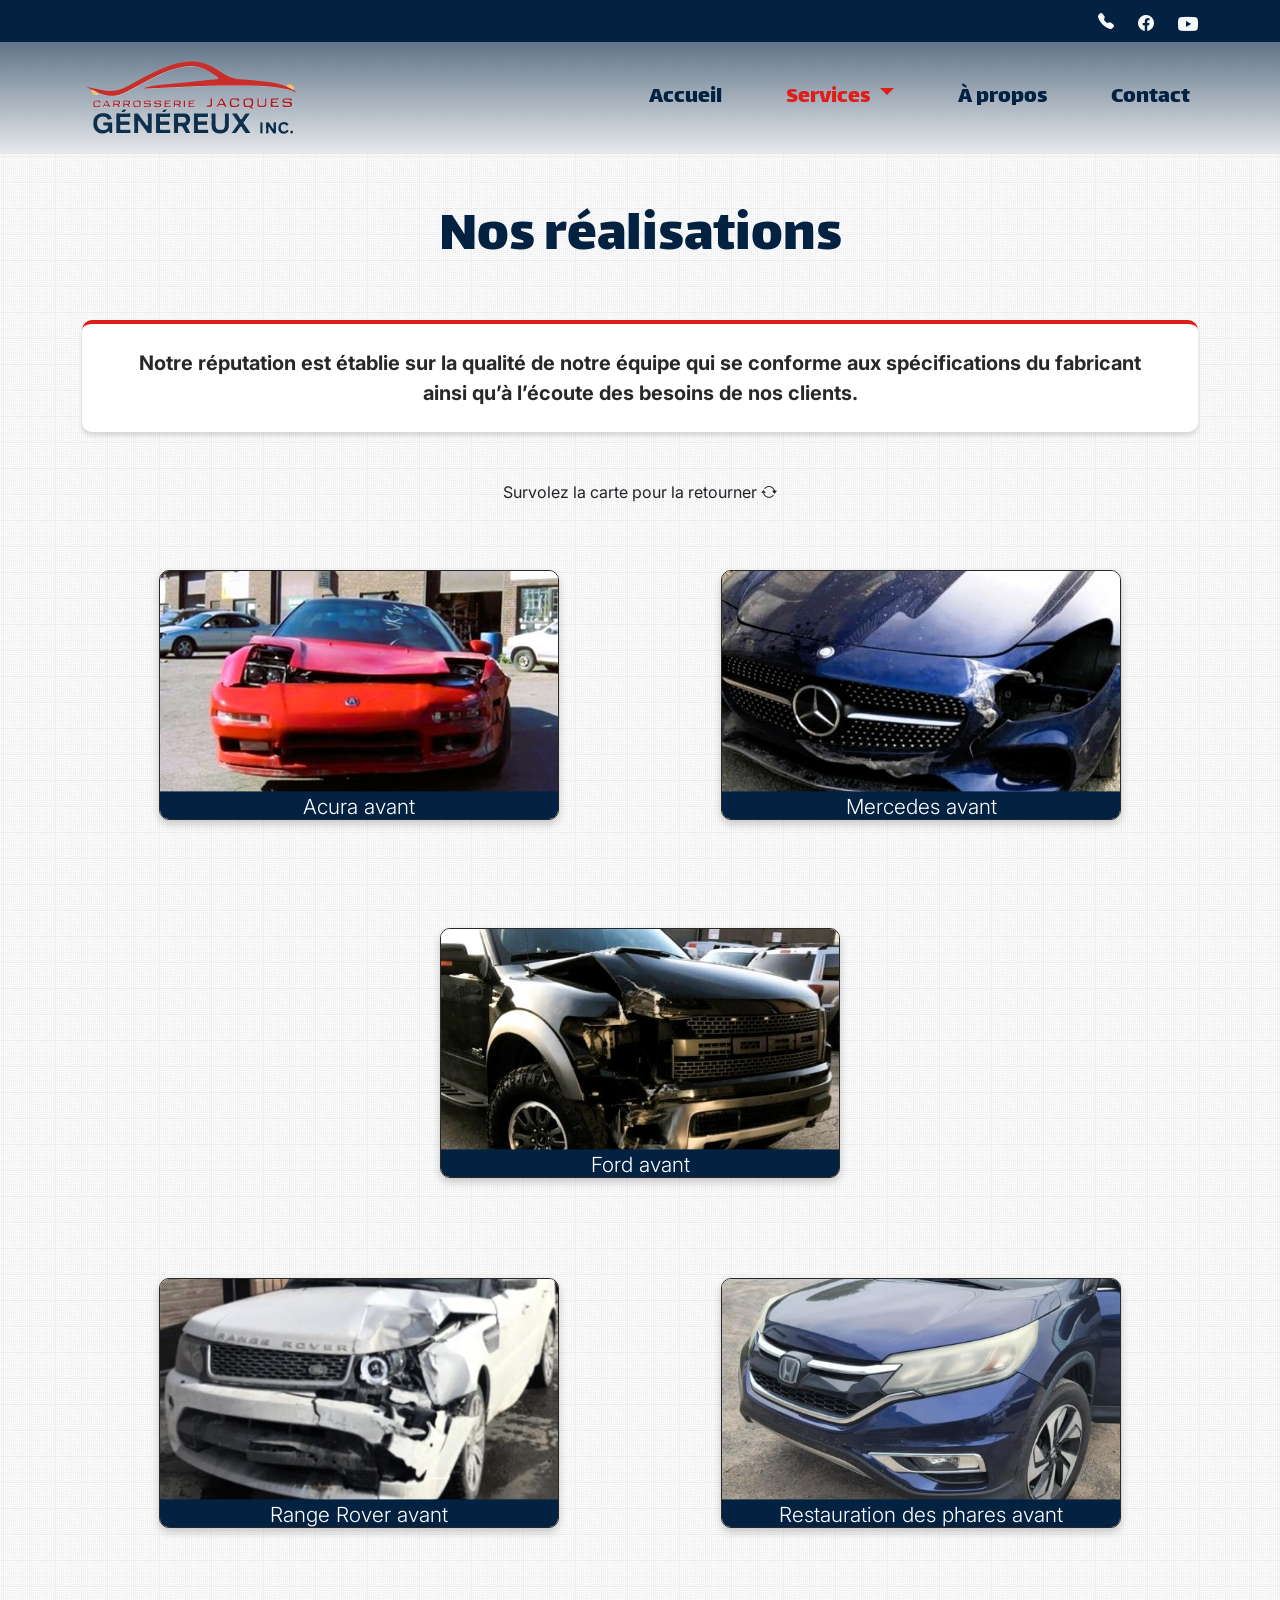
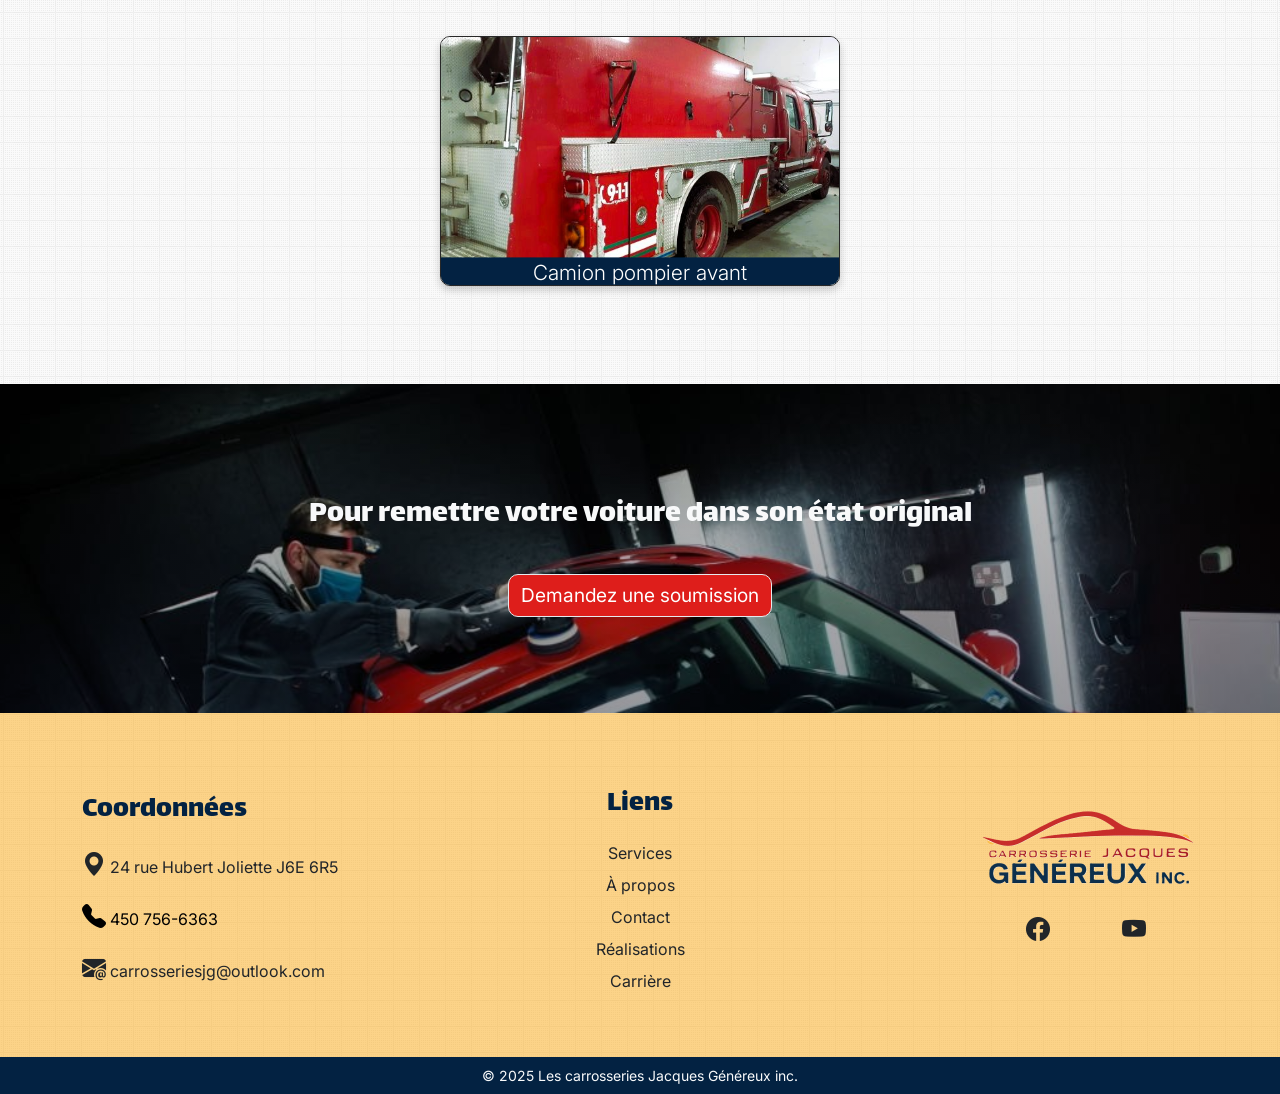
<file: realisations.html>
<!DOCTYPE html>
<html lang="fr">

<head>
    <meta charset="utf-8">
    <title>Les carrosseries Jacques Généreux inc.</title>
    <meta name="description" content="Projet synthèse - Les carrosseries Jacques Généreux inc. - Réalisations">
    <meta name="viewport" content="width=device-width, initial-scale=1">
    <link rel="preconnect" href="https://fonts.googleapis.com">
    <link rel="preconnect" href="https://fonts.gstatic.com" crossorigin>
    <link href="https://cdn.jsdelivr.net/npm/bootstrap@5.3.8/dist/css/bootstrap.min.css" rel="stylesheet"
        integrity="sha384-sRIl4kxILFvY47J16cr9ZwB07vP4J8+LH7qKQnuqkuIAvNWLzeN8tE5YBujZqJLB" crossorigin="anonymous">
    <link rel="stylesheet" href="https://cdn.jsdelivr.net/npm/bootstrap-icons@1.11.3/font/bootstrap-icons.min.css">
    <link rel="stylesheet" href="styles/style.css">
    <link rel="stylesheet" href="styles/theme.css">
    <link rel="stylesheet" href="styles/components.css">
    <link rel="shortcut icon" href="images/favicon.ico" type="image/x-icon">
</head>

<body>
    <a class="screen-reader-text" href="#main-content">Aller au contenu principal</a>
    <header class="mx-0 px-0 section-header">
        <!-- Navigation secondaire -->
        <div class="topbar py-0 pb-0 mb-0 text-light bg-dark">
            <div class="container d-flex justify-content-end align-items-center gap-4">
                <a href="tel:4501234567" class=" text-decoration-none d-flex align-items-center" aria-label="Téléphone">
                    <i class="bi bi-telephone-fill text-light fs-6 "></i>
                </a>
                <a href="https://www.facebook.com/carrosserieJacquesgenereux" target="_blank" class="text-dark fs-4"
                    aria-label="Facebook">
                    <i class="bi bi-facebook  text-light fs-6 "></i>
                </a>
                <a href="https://www.youtube.com/@2Street" target="_blank" class="text-dark fs-3" aria-label="YouTube">
                    <i class="bi bi-youtube text-light  fs-5 "></i>
                </a>
            </div>
        </div>
        <!-- Navigation principale -->
        <nav class="navbar navbar-expand-lg border-body border-bg main-nav" aria-label="Navigation principale">
            <div class="container ">
                <a class="navbar-brand d-flex align-items-center pe-3" href="index.html">
                    <img src="images/logo.png" alt="Les carrosseries Jacques Généreux inc."
                        class="d-inline-block align-text-center me-3">
                </a>
                <button class="navbar-toggler" type="button" data-bs-toggle="collapse" data-bs-target="#navbarNav"
                    aria-controls="navbarNav" aria-expanded="false" aria-label="Toggle navigation">
                    <span class="navbar-toggler-icon"></span>
                </button>
                <div class="collapse navbar-collapse justify-content-end" id="navbarNav">
                    <ul class="navbar-nav">
                        <li class="nav-item">
                            <a class=" nav-link" href="index.html">Accueil</a>
                        </li>
                        <!-- Services avec sous-menu -->
                        <li class="nav-item dropdown">
                            <a class="active nav-link dropdown-toggle" href="services.html" id="servicesDropdown"
                                role="button" data-bs-toggle="dropdown" aria-expanded="false">
                                Services
                            </a>
                            <ul class="dropdown-menu" aria-labelledby="servicesDropdown">
                                <li><a class="dropdown-item fs-5" href="services.html">Nos services</a></li>
                                <li><a class="dropdown-item fs-5" href="realisations.html">Nos réalisations</a></li>
                            </ul>
                        </li>
                        <li class="nav-item">
                            <a class="nav-link" href="apropos.html">À&nbsp;propos</a>
                        </li>
                        <li class="nav-item">
                            <a class="nav-link" href="contact.html">Contact</a>
                        </li>
                    </ul>
                </div>
            </div>
        </nav>
    </header>
    <main class="container-fluid mx-0 px-0" id="main-content">
        <!--   Section Nos réalisations  -->
        <section class="container-fluid mb-5">
            <h1 class="text-center pt-0 mt-5 mb-5">Nos réalisations</h1>
            <div class="container text-center">
                <p class="text-center fs-5 mb-5 py-4 border-texte d-inline-block px-5 fw-bold">Notre réputation est établie sur la qualité de notre équipe qui se conforme aux spécifications du fabricant ainsi qu’à l’écoute des besoins de nos clients. </p>
                    <p>Survolez la
                    carte pour la retourner <i class="bi bi-arrow-repeat"></i></p>
            </div>
            <!--   Section Flip-Card  -->
            <div class="container d-flex justify-content-center gap-2 flex-wrap">
                <div class="flip-card">
                    <div class="flip-card-inner">
                        <div class="flip-card-front">
                            <img src="images/flip-acura-avant.jpg" alt="Acura rouge Avant">
                            <p>Acura avant</p>
                        </div>
                        <div class="flip-card-back">
                            <img src="images/flip-acura-apres.jpg" alt="Acura rouge Apres">
                            <p>Acura après</p>
                        </div>
                    </div>
                </div>
                <div class="flip-card">
                    <div class="flip-card-inner">
                        <div class="flip-card-front">
                            <img src="images/flip-mercedes-avant.jpg" alt="Mercedes bleue Avant">
                            <p>Mercedes avant</p>
                        </div>
                        <div class="flip-card-back">
                            <img src="images/flip-mercedes-apres.jpg" alt="Mercedes bleue Apres">
                            <p>Mercedes après</p>
                        </div>
                    </div>
                </div>
                <div class="flip-card">
                    <div class="flip-card-inner">
                        <div class="flip-card-front">
                            <img src="images/flip-pick-up-ford-avant.jpg" alt="Camion Ford noire Avant">
                            <p>Ford avant</p>
                        </div>
                        <div class="flip-card-back">
                            <img src="images/flip-pick-up-ford-apres.jpg" alt="Camion Ford noire Apres">
                            <p>Ford après</p>
                        </div>
                    </div>
                </div>
            </div>
            <div class="container d-flex justify-content-center gap-2 flex-wrap">
                <div class="flip-card">
                    <div class="flip-card-inner">
                        <div class="flip-card-front">
                            <img src="images/flip-range-rover-avant.jpg" alt="Range Rover blanche Avant">
                            <p>Range Rover avant</p>
                        </div>
                        <div class="flip-card-back">
                            <img src="images/flip-range-rover-apres.jpg" alt="Range Rover blanche Apres">
                            <p>Range Rover après</p>
                        </div>
                    </div>
                </div>
                <div class="flip-card">
                    <div class="flip-card-inner">
                        <div class="flip-card-front">
                            <img src="images/flip-restauration-phare-avant.jpg" alt="Restauration phares Avant">
                            <p>Restauration des phares avant</p>
                        </div>
                        <div class="flip-card-back">
                            <img src="images/flip-restauration-phare-apres.jpg" alt="Restauration phares Apres">
                            <p>Restauration des phares après</p>
                        </div>
                    </div>
                </div>
                <div class="flip-card">
                    <div class="flip-card-inner">
                        <div class="flip-card-front">
                            <img src="images/flip-pompier-avant.jpg" alt="Camion pompier rouge Avant">
                            <p>Camion pompier avant</p>
                        </div>
                        <div class="flip-card-back">
                            <img src="images/flip-pompier-apres.jpg" alt="Camion pompier rouge Apres">
                            <p>Camion pompier après</p>
                        </div>
                    </div>
                </div>
            </div>
        </section>
        <!-- Section Demandez une soumission -->
        <section
            class="container-fluid section-soumission d-flex flex-column align-items-center justify-content-center text-center pt-5 pb-5">
            <h2 class="fs-2 mt-5 text-light">Pour remettre votre voiture dans son état original</h2>
            <a href="contact.html" class="btn btn-success  mt-4 mb-5" role="button">
                Demandez une soumission
            </a>
        </section>
    </main>
    <!-- Pied de page -->
    <footer class="container-fluid section-footer mt-0 mb-0 pt-5 ">
        <div class="container">
            <div class="row gy-4 align-items-center">
                <!-- Colonne 1 : Coordonnées -->
                <div class="col-md-4 text-center text-md-start">
                    <h3 class="text-md-start mt-4 mb-4 mb-md-3">Coordonnées</h3>
                    <p class="mb-3 fs-lg-5 fs-md-5 text-lg-start text-md-center"><i
                            class="bi bi-geo-alt-fill me-1 fs-4 fs-md-5"></i>24&nbsp;rue&nbsp;Hubert&nbsp;Joliette&nbsp;J6E&nbsp;6R5
                    </p>
                    <p class="mb-3 text-black text-lg-start text-md-center"><i class="bi bi-telephone-fill me-1 fs-4"></i><a href="tel:+14507566363"
                             aria-label="14507566363">450
                            756-6363</a></p>
                    <p class="mb-3 fs-lg-5 fs-md-5 text-lg-start text-md-center"><i class="bi bi-envelope-at-fill me-1 fs-4"></i><a
                            href="mailto:carrosseriesjg@outlook.com" 
                            aria-label="carrosseriesjg@outlook.com">carrosseriesjg@outlook.com</a></p>
                </div>
                <!-- Colonne 2 : Liens de navigation -->
                <div class="col-md-4 text-center">
                    <h3 class="mb-4 mt-4 mb-md-5 mb-lg-3">Liens</h3>
                    <ul class="list-unstyled mb-2">
                        <li class="pb-3 pb-md-2"><a href="services.html">Services</a>
                        </li>
                        <li class="pb-3 pb-md-2"><a href="apropos.html" class="pb-2">À&nbsp;propos</a></li>
                        <li class="pb-3 pb-md-2"><a href="contact.html" class="mb-2">Contact</a>
                        </li>
                        <li class="pb-3 pb-md-2"><a href="realisations.html" class="mb-2">Réalisations</a></li>
                        <li class="pb-3 pb-md-2"><a href="contact.html#carriere">Carrière</a>
                        </li>
                    </ul>
                </div>
                <!-- Colonne 3 : Logo + texte -->
                <div class="col-md-4 text-center text-md-end">
                    <a href="index.html" class=" fs-3"><img src="images/logo.png"
                            alt="Les carrosseries Jacques Généreux inc." class="mb-3"></a>
                    <p class="text-center text-md-end text-xl-end"> <a
                            href="https://www.facebook.com/carrosserieJacquesgenereux" target="_blank" class=" fs-4"
                            aria-label="Facebook">
                            <i class="bi bi-facebook me-1 fs-4  px-2 px-md-3"></i></a>
                        <a href="https://www.youtube.com/@2Street" target="_blank" class=" fs-3" aria-label="YouTube">
                            <i class="bi bi-youtube me-1 fs-4  px-3 px-md-5"></i></a>
                    </p>
                </div>
            </div>
            <!-- Bas de page -->
        </div>
        <div class="container-fluid text-center small text-light bg-dark py-2 mt-5">
            © 2025 Les carrosseries Jacques Généreux&nbsp;inc.
        </div>
    </footer>
    <script src="https://cdn.jsdelivr.net/npm/bootstrap@5.3.8/dist/js/bootstrap.bundle.min.js"
        integrity="sha384-FKyoEForCGlyvwx9Hj09JcYn3nv7wiPVlz7YYwJrWVcXK/BmnVDxM+D2scQbITxI"
        crossorigin="anonymous"></script>
</body>

</html>
</file>
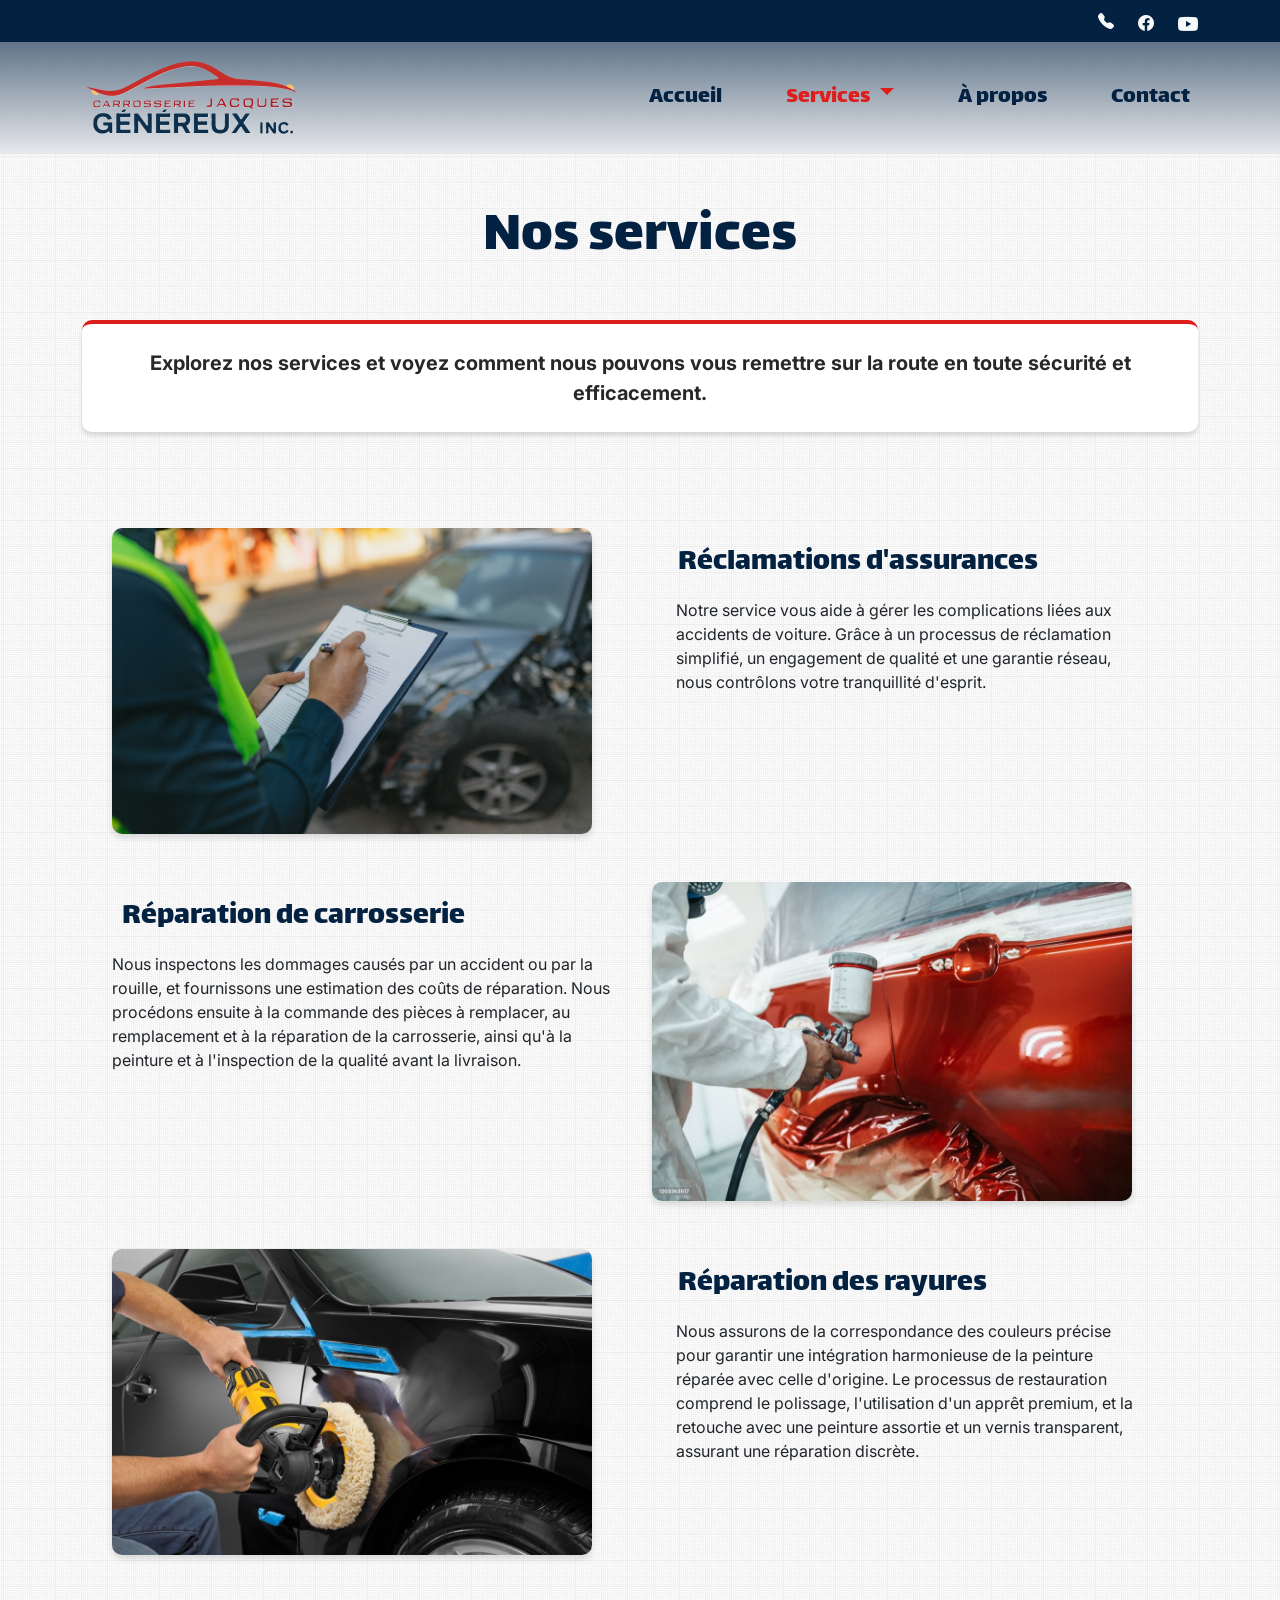
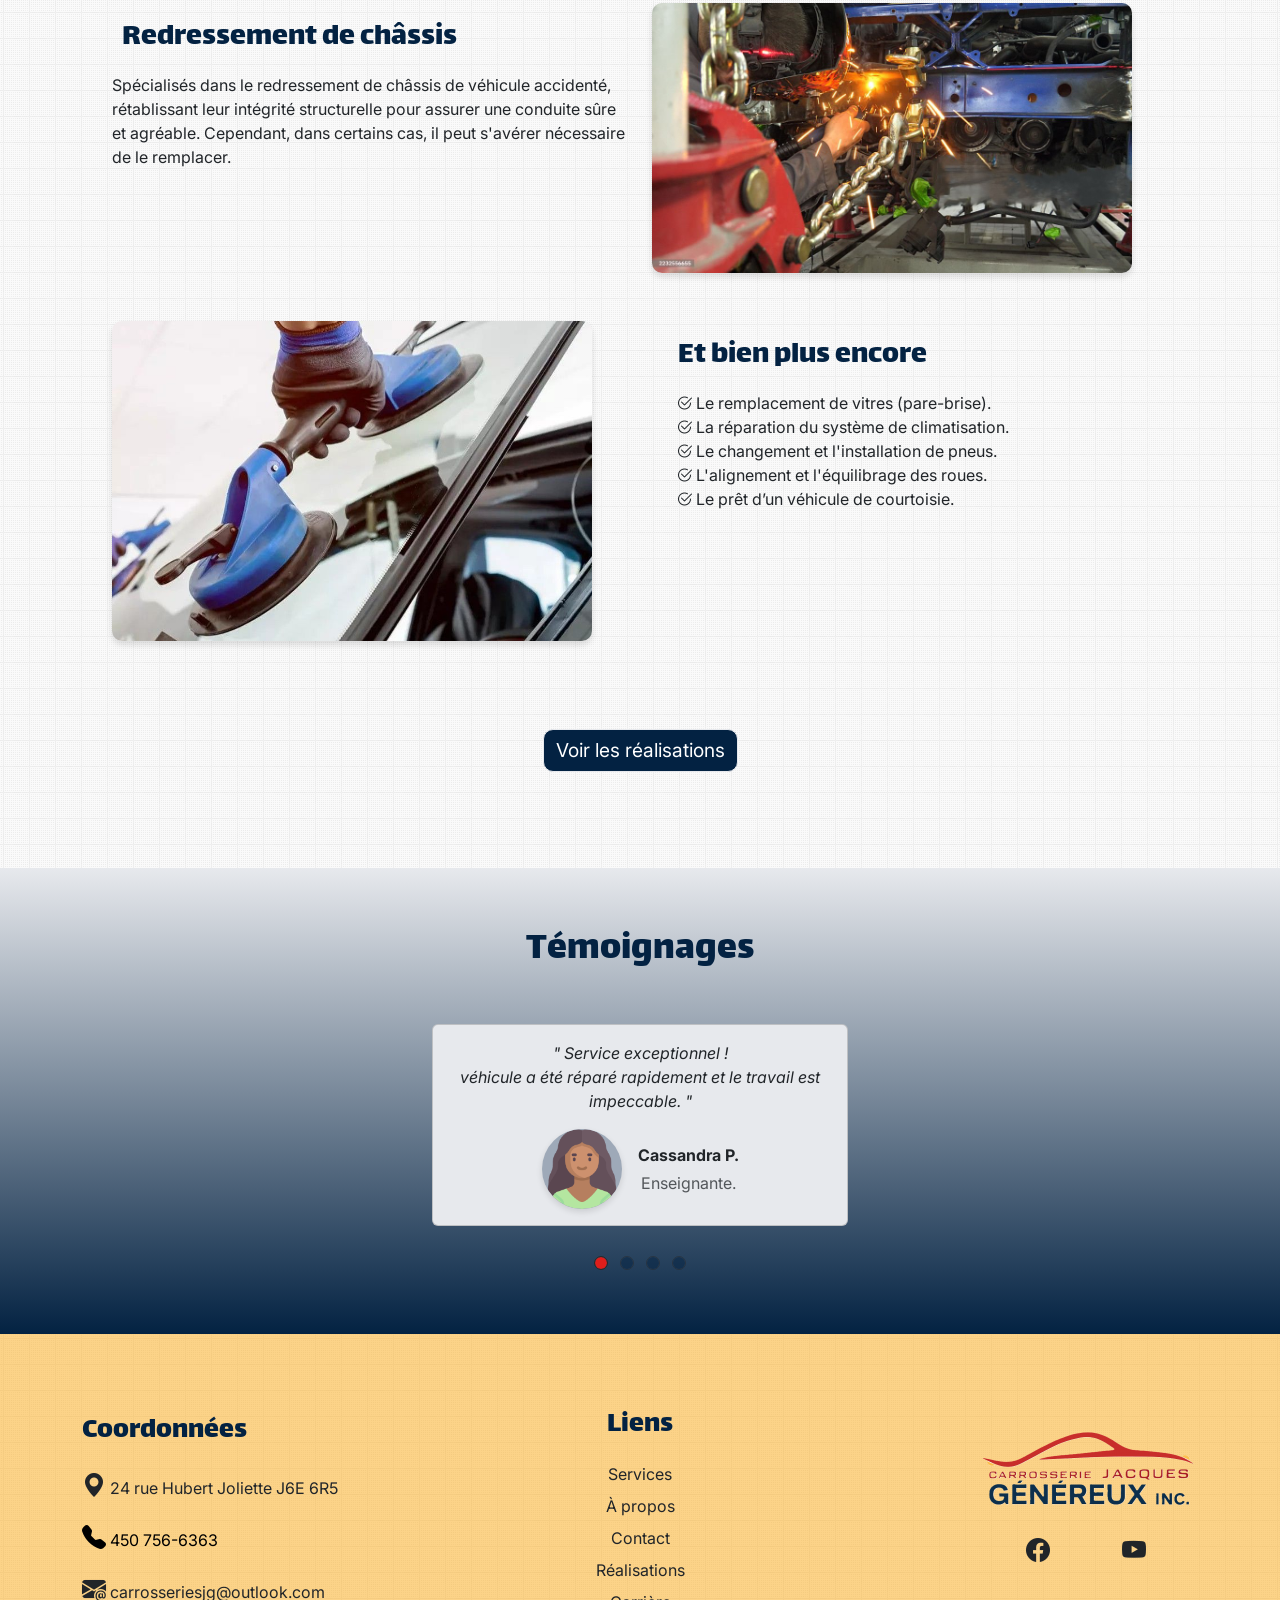
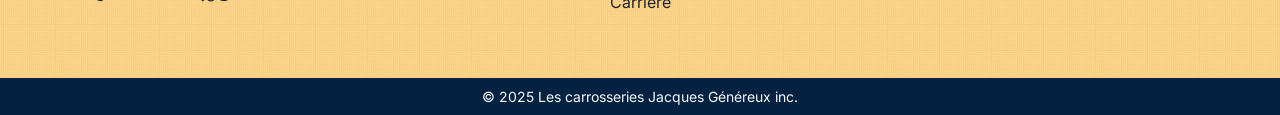
<file: services.html>
<!DOCTYPE html>
<html lang="fr">

<head>
    <meta charset="utf-8">
    <title>Les carrosseries Jacques Généreux inc.</title>
    <meta name="description" content="Projet synthèse - Les carrosseries Jacques Généreux inc. - Services">
    <meta name="viewport" content="width=device-width, initial-scale=1">
    <link rel="preconnect" href="https://fonts.googleapis.com">
    <link rel="preconnect" href="https://fonts.gstatic.com" crossorigin>
    <link href="https://cdn.jsdelivr.net/npm/bootstrap@5.3.8/dist/css/bootstrap.min.css" rel="stylesheet"
        integrity="sha384-sRIl4kxILFvY47J16cr9ZwB07vP4J8+LH7qKQnuqkuIAvNWLzeN8tE5YBujZqJLB" crossorigin="anonymous">
    <link rel="stylesheet" href="https://cdn.jsdelivr.net/npm/bootstrap-icons@1.11.3/font/bootstrap-icons.min.css">
    <link rel="stylesheet" href="styles/style.css">
    <link rel="stylesheet" href="styles/theme.css">
    <link rel="stylesheet" href="styles/components.css">
    <link rel="shortcut icon" href="images/favicon.ico" type="image/x-icon">
</head>

<body>
    <a class="screen-reader-text" href="#main-content">Aller au contenu principal</a>
    <header class="mx-0 px-0 section-header">
        <!-- Navigation secondaire -->
        <div class="topbar py-0 pb-0 mb-0 text-light bg-dark">
            <div class="container d-flex justify-content-end align-items-center gap-4 py-0">
                <a href="tel:4501234567" class=" text-decoration-none d-flex align-items-center" aria-label="Téléphone">
                    <i class="bi bi-telephone-fill  text-light fs-6 "></i>
                </a>
                <a href="https://www.facebook.com/carrosserieJacquesgenereux" target="_blank" class="text-dark fs-4"
                    aria-label="Facebook">
                    <i class="bi bi-facebook  text-light fs-6 "></i>
                </a>
                <a href="https://www.youtube.com/@2Street" target="_blank" class="text-dark fs-3" aria-label="YouTube">
                    <i class="bi bi-youtube text-light  fs-5 "></i>
                </a>
            </div>
        </div>
        <!-- Navigation principale -->
        <nav class="navbar navbar-expand-lg border-body border-bg main-nav" data-bs-theme="fw-light">
            <div class="container">
                <a class="navbar-brand d-flex align-items-center pe-3" href="index.html">
                    <img src="images/logo.png" alt="Les carrosseries Jacques Généreux inc."
                        class="d-inline-block align-text-center me-3">
                </a>
                <button class="navbar-toggler" type="button" data-bs-toggle="collapse" data-bs-target="#navbarNav"
                    aria-controls="navbarNav" aria-expanded="false" aria-label="Toggle navigation">
                    <span class="navbar-toggler-icon"></span>
                </button>
                <div class="collapse navbar-collapse justify-content-end" id="navbarNav">
                    <ul class="navbar-nav">
                        <li class="nav-item">
                            <a class=" nav-link" href="index.html">Accueil</a>
                        </li>
                        <!-- Services avec sous-menu -->
                        <li class="nav-item dropdown">
                            <a class="active nav-link dropdown-toggle" href="services.html" id="servicesDropdown"
                                role="button" data-bs-toggle="dropdown" aria-expanded="false">
                                Services
                            </a>
                            <ul class="dropdown-menu" aria-labelledby="servicesDropdown">
                                <li><a class="dropdown-item fs-5" href="services.html">Nos services</a></li>
                                <li><a class="dropdown-item fs-5" href="realisations.html">Nos réalisations</a></li>
                            </ul>
                        </li>
                        <li class="nav-item">
                            <a class="nav-link" href="apropos.html">À&nbsp;propos</a>
                        </li>
                        <li class="nav-item">
                            <a class="nav-link" href="contact.html">Contact</a>
                        </li>
                    </ul>
                </div>
            </div>
        </nav>
    </header>
    <main class="container-fluid mx-0 px-0" id="main-content">
        <!--   Nos services  -->
        <section class="container  pb-5">
            <h1 class="text-center pt-0 mt-5 mb-5">Nos services</h1>
            <div class="text-center">
                <p class="fs-5 mb-5 py-4 border-texte d-inline-block px-3 fw-bold">Explorez nos
                    services et voyez comment nous pouvons vous remettre sur la route en toute sécurité et efficacement.
                </p>
            </div>
            <div id="estimation" class="container section-resserree">
                <div class="row align-items-center align-items-lg-start mb-5 mt-3 mt-md-5">
                    <div
                        class=" col-12 order-1 col-md-12 order-md-1 col-lg-6 order-lg-2 text-center text-md-center text-lg-start mb-3">
                        <h2 class=" fs-2 text-md-center text-lg-start mx-lg-3">Réclamations d'assurances</h2>
                        <p class="mb-0 mx-lg-4">Notre service vous aide à gérer les complications liées aux accidents de
                            voiture. Grâce à un processus de réclamation simplifié, un engagement de qualité et une
                            garantie réseau, nous contrôlons votre tranquillité d'esprit.</p>
                    </div>
                    <div class="col-12 order-2 col-md-12 order-md-1 col-lg-6 text-center text-md-center text-lg-start">
                        <img class="card-services" src="images/service-estime-dommages.png"
                            alt="Processus de réclamation simplifié">
                    </div>
                </div>
                <div class="row align-items-center align-items-lg-start mb-5">
                    <div id="peinture"
                        class="col-12 order-2 col-md-12 order-md-1 col-lg-6 order-lg-1 text-center text-md-center text-lg-start mb-3">
                        <h2 class=" fs-2 text-md-center text-lg-start">Réparation de carrosserie</h2>
                        <p class="mb-0">Nous inspectons les dommages causés par un accident ou par la rouille, et
                            fournissons une estimation des coûts de réparation. Nous procédons ensuite à la commande des
                            pièces à remplacer, au remplacement et à la réparation de la carrosserie, ainsi qu'à la
                            peinture et à l'inspection de la qualité avant la livraison.</p>
                    </div>
                    <div class="col-12 order-2 col-md-12 order-md-1 col-lg-6 text-center text-md-center text-lg-start">
                        <img class="card-services" src="images/service-peindre-vehicule-rouge.jpg"
                            alt="Nous assurons la réparation de la carrosserie de votre véhicule">
                    </div>
                </div>
                <div class="row align-items-center align-items-lg-start mb-5">
                    <div id="polissage"
                        class=" col-12 order-1 col-md-12 order-md-1 col-lg-6 order-lg-2 text-center text-md-center text-lg-start mb-3">
                        <h2 class=" fs-2 text-md-center text-lg-start mx-lg-3">Réparation des rayures</h2>
                        <p class="mb-0 mx-lg-4">Nous assurons de la correspondance des couleurs précise pour garantir
                            une
                            intégration harmonieuse de la peinture réparée avec celle d'origine. Le processus de
                            restauration comprend le polissage, l'utilisation d'un apprêt premium, et la retouche avec
                            une peinture assortie et un vernis transparent, assurant une réparation discrète.
                        </p>
                    </div>
                    <div class="col-12 order-2 col-md-12 order-md-1 col-lg-6 text-center text-md-center text-lg-start">
                        <img class="card-services" src="images/service-polissage.jpg"
                            alt="Réparation des rayures par polissage et retouche de peinture">
                    </div>
                </div>
                <div class="row align-items-center align-items-lg-start mb-5">
                    <div
                        class="col-12 order-2 col-md-12 order-md-1 col-lg-6 order-lg-1 text-center text-md-center text-lg-start mb-3">
                        <h2 class=" fs-2 text-md-center text-lg-start">Redressement de châssis</h2>
                        <p class="mb-0">Spécialisés dans le redressement de châssis de véhicule accidenté, rétablissant
                            leur intégrité structurelle pour assurer une conduite sûre et agréable. Cependant, dans
                            certains cas, il peut s'avérer nécessaire de le remplacer.</p>
                    </div>
                    <div class="col-12 order-2 col-md-12 order-md-1 col-lg-6 text-center text-md-center text-lg-start">
                        <img class="card-services" src="images/services-redressement-chassis.jpg"
                            alt="Redressement de chassis de véhicule lourdement accidenté">
                    </div>
                </div>
                <div class="row align-items-center align-items-lg-start mb-5">
                    <div
                        class=" col-12 order-1 col-md-12 order-md-1 col-lg-6 order-lg-2 text-xs-start text-sm-center text-md-center text-lg-start mb-2">
                        <h2 class=" fs-2 text-md-center text-lg-start mx-lg-3">Et bien plus encore</h2>
                        <div class="mb-0 mx-2 mx-lg-4">
                            <ul class="list-unstyled ">
                                <li class="list-unstyled"><i class="bi bi-check2-circle"></i> Le remplacement de vitres
                                    (pare-brise). </li>
                                <li class="list-unstyled"><i class="bi bi-check2-circle"></i> La réparation du système
                                    de climatisation. </li>
                                <li class="list-unstyled"><i class="bi bi-check2-circle"></i> Le changement et
                                    l'installation de pneus.</li>
                                <li class="list-unstyled"><i class="bi bi-check2-circle"></i> L'alignement et
                                    l'équilibrage des roues.</li>
                                <li class="list-unstyled"><i class="bi bi-check2-circle"></i> Le prêt d’un véhicule de
                                    courtoisie.</li>
                            </ul>
                        </div>
                    </div>
                    <div class="col-12 order-2 col-md-12 order-md-1 col-lg-6 text-center text-md-center text-lg-start">
                        <img class="card-services" src="images/service-remplacement-pare-brise.jpg"
                            alt="Remplacement de vitres et pare-brise">
                    </div>
                </div>
            </div>
            <div class="d-flex justify-content-center mt-5 mb-5">
                <a href="realisations.html" class="btn btn-primary">Voir les réalisations</a>
            </div>
        </section>
        <!--   Section Témoignages -->
        <section
            class="container-fluid section section-degradee d-flex flex-column align-items-center justify-content-center text-center pt-5 pb-5">
            <h2 class="text-center pb-5">Témoignages</h2>
            <!-- Carrousel de témoignages -->
            <div id="carouselTemoignages" class="carousel slide" data-bs-ride="carousel" data-bs-interval="3000">
                <div class="carousel-inner">
                    <!-- Carte 1 -->
                    <div class="carousel-item active">
                        <div class="d-flex justify-content-center">
                            <div class="card card-temoignage text-center">
                                <div class="card-body">
                                    <p class="card-title fst-italic">
                                        "&nbsp;Service exceptionnel ! <br> véhicule a été réparé rapidement et le
                                        travail est
                                        impeccable.&nbsp;"
                                    </p>
                                    <div
                                        class="d-flex flex-column flex-md-row align-items-center justify-content-center gap-3 mt-3">
                                        <div class="medaillon-wrapper">
                                            <img src="images/avatar-femme-cheveux-long.png" class="medaillon"
                                                alt="Cassandra P. Enseignante">
                                        </div>
                                        <div class="text-center">
                                            <p class="mb-1"><strong>Cassandra P.</strong></p>
                                            <p class="text-muted mb-0">Enseignante.</p>
                                        </div>
                                    </div>
                                </div>
                            </div>
                        </div>
                    </div>
                    <!-- Carte 2 -->
                    <div class="carousel-item">
                        <div class="d-flex justify-content-center">
                            <div class="card card-temoignage text-center">
                                <div class="card-body">
                                    <p class="card-title fst-italic">
                                        "&nbsp;Je recommande vivement Les Carrosseries Jacques Généreux inc. pour tous
                                        vos
                                        besoins en carrosserie.&nbsp;"
                                    </p>
                                    <div
                                        class="d-flex flex-column flex-md-row align-items-center justify-content-center gap-3 mt-3">
                                        <div class="medaillon-wrapper">
                                            <img src="images/avatar-homme-jeune.png" class="medaillon"
                                                alt=" Emile C. Mécanicien">
                                        </div>
                                        <div class="text-center">
                                            <p class="mb-1"><strong>Emile C.</strong></p>
                                            <p class="text-muted mb-0">Mécanicien</p>
                                        </div>
                                    </div>
                                </div>
                            </div>
                        </div>
                    </div>
                    <!-- Carte 3 -->
                    <div class="carousel-item">
                        <div class="d-flex justify-content-center">
                            <div class="card card-temoignage text-center">
                                <div class="card-body">
                                    <p class="card-title fst-italic">
                                        "&nbsp;Service rapide et professionnel. Mon véhicule est comme neuf après les
                                        réparations.&nbsp;"
                                    </p>
                                    <div
                                        class="d-flex flex-column flex-md-row align-items-center justify-content-center gap-3 mt-3">
                                        <div class="medaillon-wrapper">
                                            <img src="images/avatar-homme.png" class="medaillon"
                                                alt="Henri V. Comptable">
                                        </div>
                                        <div class="text-center">
                                            <p class="mb-1"><strong>Henri V.</strong></p>
                                            <p class="text-muted mb-0">Comptable</p>
                                        </div>
                                    </div>
                                </div>
                            </div>
                        </div>
                    </div>
                    <!-- Carte 4 -->
                    <div class="carousel-item">
                        <div class="d-flex justify-content-center">
                            <div class="card card-temoignage text-center">
                                <div class="card-body">
                                    <p class="card-title fst-italic">
                                        "&nbsp;L'équipe est compétente et attentionnée. Ils ont pris le temps
                                        d'expliquer
                                        chaque étape du processus de réparation.&nbsp;"
                                    </p>
                                    <div
                                        class="d-flex flex-column flex-md-row align-items-center justify-content-center gap-3 mt-3">
                                        <div class="medaillon-wrapper">
                                            <img src="images/avatar-fille.png" class="medaillon"
                                                alt="Sylvie G. Programmeuse">
                                        </div>
                                        <div class="text-center">
                                            <p class="mb-1"><strong>Sylvie G.</strong></p>
                                            <p class="text-muted mb-0">Programmeuse</p>
                                        </div>
                                    </div>
                                </div>
                            </div>
                        </div>
                    </div>
                </div>
                <!-- Indicateurs -->
                <div class="carousel-indicators">
                    <button type="button" data-bs-target="#carouselTemoignages" data-bs-slide-to="0" class="active"
                        aria-label="Aller au témoignage 1"></button>
                    <button type="button" data-bs-target="#carouselTemoignages" data-bs-slide-to="1"
                        aria-label="Aller au témoignage 2"></button>
                    <button type="button" data-bs-target="#carouselTemoignages" data-bs-slide-to="2"
                        aria-label="Aller au témoignage 3"></button>
                    <button type="button" data-bs-target="#carouselTemoignages" data-bs-slide-to="3"
                        aria-label="Aller au témoignage 4"></button>
                </div>
            </div>
        </section>
    </main>
    <!-- Pied de page -->
    <footer class="container-fluid section-footer mt-0 mb-0 pt-5 ">
        <div class="container">
            <div class="row gy-4 align-items-center">
                <!-- Colonne 1 : Coordonnées -->
                <div class="col-md-4 text-center text-md-start">
                    <h3 class="text-md-start mt-4 mb-4 mb-md-3">Coordonnées</h3>
                    <p class="mb-3 fs-lg-5 fs-md-5 text-lg-start text-md-center"><i
                            class="bi bi-geo-alt-fill me-1 fs-4 fs-md-5"></i>24&nbsp;rue&nbsp;Hubert&nbsp;Joliette&nbsp;J6E&nbsp;6R5
                    </p>
                    <p class="mb-3 text-black text-lg-start text-md-center"><i
                            class="bi bi-telephone-fill me-1 fs-4"></i><a href="tel:+14507566363"
                            aria-label="14507566363">450
                            756-6363</a></p>
                    <p class="mb-3 fs-lg-5 fs-md-5 text-lg-start text-md-center"><i
                            class="bi bi-envelope-at-fill me-1 fs-4"></i><a href="mailto:carrosseriesjg@outlook.com"
                            aria-label="carrosseriesjg@outlook.com">carrosseriesjg@outlook.com</a></p>
                </div>
                <!-- Colonne 2 : Liens de navigation -->
                <div class="col-md-4 text-center">
                    <h3 class="mb-4 mt-4 mb-md-5 mb-lg-3">Liens</h3>
                    <ul class="list-unstyled mb-2">
                        <li class="pb-3 pb-md-2"><a href="services.html">Services</a>
                        </li>
                        <li class="pb-3 pb-md-2"><a href="apropos.html" class="pb-2">À&nbsp;propos</a></li>
                        <li class="pb-3 pb-md-2"><a href="contact.html" class="mb-2">Contact</a>
                        </li>
                        <li class="pb-3 pb-md-2"><a href="realisations.html" class="mb-2">Réalisations</a></li>
                        <li class="pb-3 pb-md-2"><a href="contact.html#carriere">Carrière</a>
                        </li>
                    </ul>
                </div>
                <!-- Colonne 3 : Logo + texte -->
                <div class="col-md-4 text-center text-md-end">
                    <a href="index.html" class=" fs-3"><img src="images/logo.png"
                            alt="Les carrosseries Jacques Généreux inc." class="mb-3"></a>
                    <p class="text-center text-md-end text-xl-end"> <a
                            href="https://www.facebook.com/carrosserieJacquesgenereux" target="_blank" class=" fs-4"
                            aria-label="Facebook">
                            <i class="bi bi-facebook me-1 fs-4  px-2 px-md-3"></i></a>
                        <a href="https://www.youtube.com/@2Street" target="_blank" class=" fs-3" aria-label="YouTube">
                            <i class="bi bi-youtube me-1 fs-4  px-3 px-md-5"></i></a>
                    </p>
                </div>
            </div>
            <!-- Bas de page -->
        </div>
        <div class="container-fluid text-center small text-light bg-dark py-2 mt-5">
            © 2025 Les carrosseries Jacques Généreux&nbsp;inc.
        </div>
    </footer>
    <script src="https://cdn.jsdelivr.net/npm/bootstrap@5.3.8/dist/js/bootstrap.bundle.min.js"
        integrity="sha384-FKyoEForCGlyvwx9Hj09JcYn3nv7wiPVlz7YYwJrWVcXK/BmnVDxM+D2scQbITxI"
        crossorigin="anonymous"></script>

</body>

</html>
</file>
<file: styles/style.css>
@import url('https://fonts.googleapis.com/css2?family=Allura&family=Inter:ital,opsz,wght@0,14..32,100..900;1,14..32,100..900&family=Lalezar&family=Lavishly+Yours&display=swap');

:root {

  --bs-body-bg: #E7E9ED;
  --bs-body-bg-rgb: 231, 233, 237;
  --bs-header-bg: #032242;
  --text-primary: #e7e9ed;
  --text-info: #282828;
  --text-error: #de1e1b;

  --bs-font-sans-serif: "Inter", sans-serif;
}

*,
*::before,
*::after {
  box-sizing: border-box;
}

body {
  margin: 0;
  padding: 0;
  background-color: var(--bs-body-bg);
  background-image: url("../images/bg-light-pattern.gif");
  background-size: auto, cover;
  background-position: top, top;

}

/* Polices */
.lalezar-regular {
  font-family: "Lalezar", sans-serif;
  font-weight: 400;
  font-style: normal;
}

.inter {
  font-family: "Inter", sans-serif;
  font-weight: 400;
  font-style: normal;
}

.screen-reader-text {
  border: 0;
  clip-path: inset(50%);
  height: 1px;
  margin: -1px;
  overflow: hidden;
  padding: 0;
  position: absolute;
  width: 1px;
  word-wrap: normal !important;

  &:focus {
    background-color: var(--text-error);
    clip-path: none;
    color: var(--text-primary);
    display: block;
    font-size: var(--bs-font-sans-serif);
    left: 5px;
    height: auto;
    line-height: normal;
    padding: 15px 23px 14px;
    top: 5px;
    text-decoration: none;
    width: auto;
    z-index: 100000;
  }
}


/* Section Hero  */
.hero {
  background-image: linear-gradient(to top, rgba(5, 5, 5, 0.171), rgba(0, 0, 0, 0.137)), url("../images/hero.png");
  background-size: auto, cover;
  background-position: top, center;
  height: 550px;
  padding: 20px;
  margin: 60px 40px !important;
  border-radius: 10px;

  & h1 {
    color: var(--text-primary);

    text-transform: var(--bs-body-bg);
    margin-top: 10px;
    text-shadow: 0 0 10px var(--text-error), 0 0 20px var(--text-error);

  }

  & p {
    position: relative;
    color: var(--text-primary);
    text-shadow: 0 0 10px var(--text-info);
    padding: 10px 15px;
    display: inline-block;
    z-index: 1;


    &::before {
      content: "";
      position: absolute;
      inset: 0;
      background: rgba(0, 2, 14, 0.6);
      border-radius: 10px;
      filter: blur(10px);
      z-index: -1;
    }
  }

  @media (max-width:800px) {
    background-image: linear-gradient(to top, rgba(5, 5, 5, 0), rgba(0, 0, 0, 0.397)), url("../images/hero-cropped.png");
    background-size: auto, cover;
    background-position: top, center;
    padding: 10px;
    margin: 60px 20px !important;


    & h1 {
      margin: 30px 0 30px 0;
    }

  }
}

/* Background Sections, Entête et bas de page */
.section-header {
  background: linear-gradient(to bottom, #032342d2, var(--bg-primary));
}

.section-footer {
  background-color: var(--bg-warning-transparent);
  margin: 0;
  padding: 0;
}

.section-soumission {
  background: var(--bg-info);
  background-image: linear-gradient(to top, rgba(0, 2, 14, 0.411), rgba(10, 10, 10, 0.212)), url("../images/service-polir-vehicule-rouge.jpg");
  background-blend-mode: darken;
  background-size: auto, cover;
  background-position: top, top;
}

.section-horaire {
  background: var(--bg-info);
  background-image: linear-gradient(to top, rgba(0, 2, 14, 0.411), rgba(10, 10, 10, 0.212)), url("../images/service-polissage.jpg");
  background-blend-mode: darken;
  background-size: auto, cover;
  background-position: center, center
}

.section-degradee {
  background: linear-gradient(to top, var(--bg-secondary), var(--bg-primary));

  & .ref-logo {
    width: 100px;
  }
}

/* Titre */
h1 {
  font-family: "Lalezar", sans-serif;
  text-align: center;
  font-weight: 100;
  font-size: 60px;
  line-height: 70px;
  padding-top: 70px;

  @media (max-width:800px) {
    font-size: 45px;
    line-height: 50px;
    padding-top: 50px;
  }
}

h2 {
  font-family: "Lalezar", sans-serif;
  text-align: center;
  font-weight: 10;
  font-size: 40px;
  line-height: 50px;
  margin: 0;
  padding: 10px;

  @media (max-width:800px) {
    font-size: 30px;
    line-height: 40px;
  }
}

h3 {
  font-family: "Lalezar", sans-serif;
  text-align: center;
  font-weight: 100;
  font-size: 30px;
  line-height: 40px;

  @media (max-width:800px) {
    font-size: 24px;
    line-height: 34px;
  }
}

a {
  text-decoration: none;

  &:hover {
    color: var(--bs-link-hover-color);
    text-decoration: none;
  }
}

.border-texte {
  border-top: var(--text-error) 4px solid;
  border-radius: 10px;
  color: var(--text-info);
  background-color: var(--bg-white);
  box-shadow: 0px 4px 4px rgba(0, 0, 0, 0.12);
}

/* Tableau Horaire */
.horaire {
  border-collapse: separate;
  border-spacing: 2px 4px;
  border: 1px solid var(--bs-header-bg);
  border-radius: 8px;
  background-color: var(--bs-success);
  text-align: center;
  max-width: 400px;
  margin: 20px auto;
  box-shadow: 0 0 3px rgba(0, 0, 0, 0.1);

  & td,
  th {
    padding: 6px 12px;
    border: 1px solid var(--bs-header-bg);
    background-color: var(--bs-body-bg);
    border-radius: 8px 8px 8px 8px;
    color: var(--text-info);
  }

  & th:first-child {
    text-align: left;
    padding-left: 5px;
  }

  &#conges {
    font-size: 13px;
    max-width: 360px;
  }
}

@media (min-width: 1200px) {
    .section-resserree {
        max-width: 1080px; 
        margin: 0 auto;
    }
}

/* Cartes pivotantes*/

.flip-card {
  background-color: transparent;
  width: 400px;
  height: 250px;
  perspective: 1000px;
  margin: 50px auto;

  &.flip-card img {
    width: 100%;
    height: 100%;
    object-fit: cover;
  }

  &:hover .flip-card-inner {
    transform: rotateY(180deg);
  }
}

.flip-card-inner {
  position: relative;
  width: 100%;
  height: 100%;
  text-align: center;
  transition: transform 0.8s;
  transform-style: preserve-3d;
  box-shadow: 0 4px 8px 0 rgba(0, 0, 0, 0.2);
  border-radius: 10px;
}

.flip-card-front {
  position: absolute;
  width: 100%;
  height: 100%;
  -webkit-backface-visibility: hidden;
  backface-visibility: hidden;
  border-radius: 10px;
  overflow: hidden;
  background-color: var(--bs-header-bg);
  color: rgb(255, 255, 255);
  border: 1px solid var(--text-info);

  & p {
    position: absolute;
    background-color: var(--bs-header-bg);
    top: 95%;
    left: 50%;
    width: 100%;
    transform: translate(-50%, -50%);
    font-size: 1.3rem;
    font-weight: 300;
  }
}

.flip-card-back {
  position: absolute;
  width: 100%;
  height: 100%;
  -webkit-backface-visibility: hidden;
  backface-visibility: hidden;
  border-radius: 10px;
  overflow: hidden;
  background-color: var(--text-error);
  color: white;
  transform: rotateY(180deg);
  border: 1px solid var(--text-info);

  & p {
    position: absolute;
    background-color: var(--bs-header-bg);
    top: 95%;
    left: 50%;
    width: 100%;
    transform: translate(-50%, -50%);
    font-size: 1.3rem;
    font-weight: 300;
  }
}


/* Cartes */
.card-serv-accueil {
  width: 22rem;
  height: auto;
  box-shadow: 0 4px 6px rgba(0, 0, 0, 0.12);
  border: var(--bs-header-bg) 1px solid;

  @media (max-width:800px) {
    width: 22rem;
  }
}

.card-temoignage {
  width: 26rem;

  @media (max-width:800px) {
    width: 24rem;
  }

  @media (max-width:400px) {
    width: 20rem;
  }
}

.card-services {
  width: 30rem;
  border-radius: 10px;
  box-shadow: 0 4px 6px rgba(0, 0, 0, 0.12);

  &#googlemap {
    border: var(--bs-header-bg) 1px solid;
  }

  @media (max-width:800px) {
    width: 24rem;
    margin-left: inherit;
  }

  @media (max-width:400px) {
    width: 20rem;
    margin-left: inherit;
  }

}

.card-employe {
  width: 26rem;

  @media (max-width:800px) {
    width: 24rem;
  }

  @media (max-width:400px) {
    width: 20rem;
  }
}

.medaillon {
  width: 80px;
  height: 80px;
  flex: 0 0 80px;
  object-fit: cover;
  border-radius: 50%;
  display: block;
}

.medaillon-wrapper {
  width: 80px;
  height: 80px;
  display: inline-flex;
  align-items: center;
  justify-content: center;
  border-radius: 50%;
  overflow: hidden;
  box-shadow: 0 3px 6px rgba(0, 0, 0, 0.12);
  background: var(--bg-success)
}

/* Carousel */

.carousel-custom {
  max-width: 500px;
  justify-content: center;
}

.carousel-indicators {
  position: static;
  margin-top: 30px;
  justify-content: center;

  & .active {
    background-color: var(--text-error);
    opacity: 1;
  }

  & [data-bs-target] {
    border: 1px solid var(--text-info);
    background-color: var(--bs-header-bg);
    width: 12px;
    height: 12px;
    margin: 0 6px;
    border-radius: 50%;
    opacity: 0.5;

    &:hover {
      background-color: var(--text-error);
      opacity: 1;
    }

    &.active {
      background-color: var(--text-error);
      opacity: 1;
    }
  }
}

/*   animation slide-in-left  */

.slide-in-left {
  opacity: 0;
  transform: translateX(-100px);
  transition: opacity 0.2s ease, transform 0.2s ease;

  &.active {
    opacity: 1;
    transform: translateX(0);
  }
}

/* animation logo référence*/

.ref-logo {
  opacity: 0;
  transform: translateY(20px);
  transition: opacity 0.6s ease, transform 0.6s ease;

  &.visible {
    opacity: 1;
    transform: translateY(0);
  }

  &:nth-of-type(1) {
    transition-delay: 0.1s;
  }
}
</file>
<file: styles/theme.css>
:root {

    --btn-text-color: #ffffff;

    --bs-heading-color: #032242;

    --bs-primary: #e7e9ed;
    --bs-primary-rgb: rgb(231, 233, 237);
    --bs-body-bg: #E7E9ED;
    --bs-body-bg-rgb: 231, 233, 237;
    --bs-header-bg: #032242;
    --bs-section-bg: #0323429a;

    --bs-success: #9ea9b8;
    --bs-success-rgb: rgb(158, 169, 184);
    --bs-secondary: #032242;
    --bs-secondary-rgb: rgb(3, 34, 66);
    --bs-border-color: #032242;
    --bs-border-color-error: #de1e1b;

    --bs-dark: #032242;
    --bs-dark-rgb: 3, 34, 66;

    --bs-topbar-color: #de1e1b;
    --bs-topbar-color-rgb: rgb(222, 30, 27);
    --bs-topbar-hover-color: #de1e1b;
    --bs-topbar-hover-color-rgb: rgb(222, 30, 27);

    --bs-navbar-color: #032242;
    --bs-navbar-color-rgb: rgb(3, 34, 66);
    --bs-navbar-hover-color: #de1e1b;
    --bs-navbar-hover-color-rgb: rgb(222, 30, 27);
    --bs-navbar-active-color: #de1e1b;
    --bs-navbar-active-color-rgb: rgb(222, 30, 27);

    --bs-link-color: #282828;
    --bs-link-color-rgb: rgb(40, 40, 40);
    --bs-link-hover-color: #de1e1b;
    --bs-link-hover-color-rgb: rgb(222, 30, 27);

    --bg-primary: #e7e9ed;
    --bg-white: #ffffff;
    --bg-success: #9ea9b8;
    --bg-success-rgb: rgb(158, 169, 184);
    --bg-secondary: #032242;
    --bg-secondary-rgb: rgb(3, 34, 66);
    --bg-warning: #fcaa13;
    --bg-warning-rgb: rgb(252, 170, 19);
    --bg-warning-transparent: #fcaa137e;

    --text-secondary: #032242;
    --text-secondary-rgb: rgb(3, 34, 66);
    --text-error: #de1e1b;
    --text-primary: #e7e9ed;
    --text-info: #282828;
    --text-success: #9ea9b8;
    --text-warning: #fcaa13;

    --bs-font-sans-serif: "Inter", sans-serif;
    --bs-text: "Lalezar", Helvetica, sans-serif;
}
</file>
<file: styles/components.css>
.btn-primary {
    --bs-btn-bg: var(--bs-secondary);
    --bs-btn-border-color: var(--bs-primary);
    --bs-btn-color: var(--btn-text-color);
    --bs-btn-hover-color: var(--btn-text-color);
    --bs-btn-hover-bg: var(--bg-primary);
    --bs-btn-hover-color: var(--text-secondary);
    --bs-btn-hover-border-color: color-mix(in srgb, rgb(158, 169, 184), black 25%);
    --bs-btn-active-bg: var(--bs-warning);
    --bs-btn-active-color: var(--text-info);
    --bs-btn-active-border-color: var(--text-info);
    border-radius: 10px;
    border-width: 1px;
    margin-top: 40px;
    font-weight: 400;
    font-size: 1.2rem;
}

.btn-success {
    --bs-btn-bg: var(--bs-border-color-error);
    --bs-btn-border-color: var(--bs-primary);
    --bs-btn-color: var(--btn-text-color);
    --bs-btn-hover-bg: var(--bg-primary);
    --bs-btn-hover-color: var(--text-error);
    --bs-btn-hover-border-color: color-mix(in srgb, rgb(158, 169, 184), black);
    --bs-btn-active-bg: var(--bg-warning);
    --bs-btn-active-color: var(--text-info);
    --bs-btn-active-border-color: var(--text-info);
    border-radius: 10px;
    border-width: 1px;
    font-weight: 400;
    font-size: 1.2rem;
}

.carousel-control-prev-icon,
.carousel-control-next-icon {
    filter: brightness(1);
    background-color: var(--text-error);
    border-radius: 50%;
    padding: 10px;
}

.navbar-nav {
    --bs-nav-link-padding-x: 10px;
    --bs-nav-link-padding-y: 10px;
    --bs-nav-link-margin-x: 0px;
    --bs-nav-link-margin-y: 0px;
    --bs-nav-link-font-size: 1.5rem;
    --bs-nav-link-font-weight: 300;
    --bs-nav-link-color: var(--bs-navbar-color-rgb);
    --bs-nav-link-hover-color: var(--bs-navbar-hover-color-rgb);
    --bs-nav-link-active-color: var(--bs-navbar-active-color-rgb);
    font-family: "Lalezar", sans-serif;
    line-height: 1.2;
}

.navbar-nav .nav-item .nav-link.active,
.navbar-nav .nav-link.show {
    color: var(--bs-navbar-active-color-rgb);
    line-height: 1.2;
}

.nav-item {
    margin-left: 3rem;
}

.bg-custom {
    background-color: #9ea9b8 !important;
}
</file>
